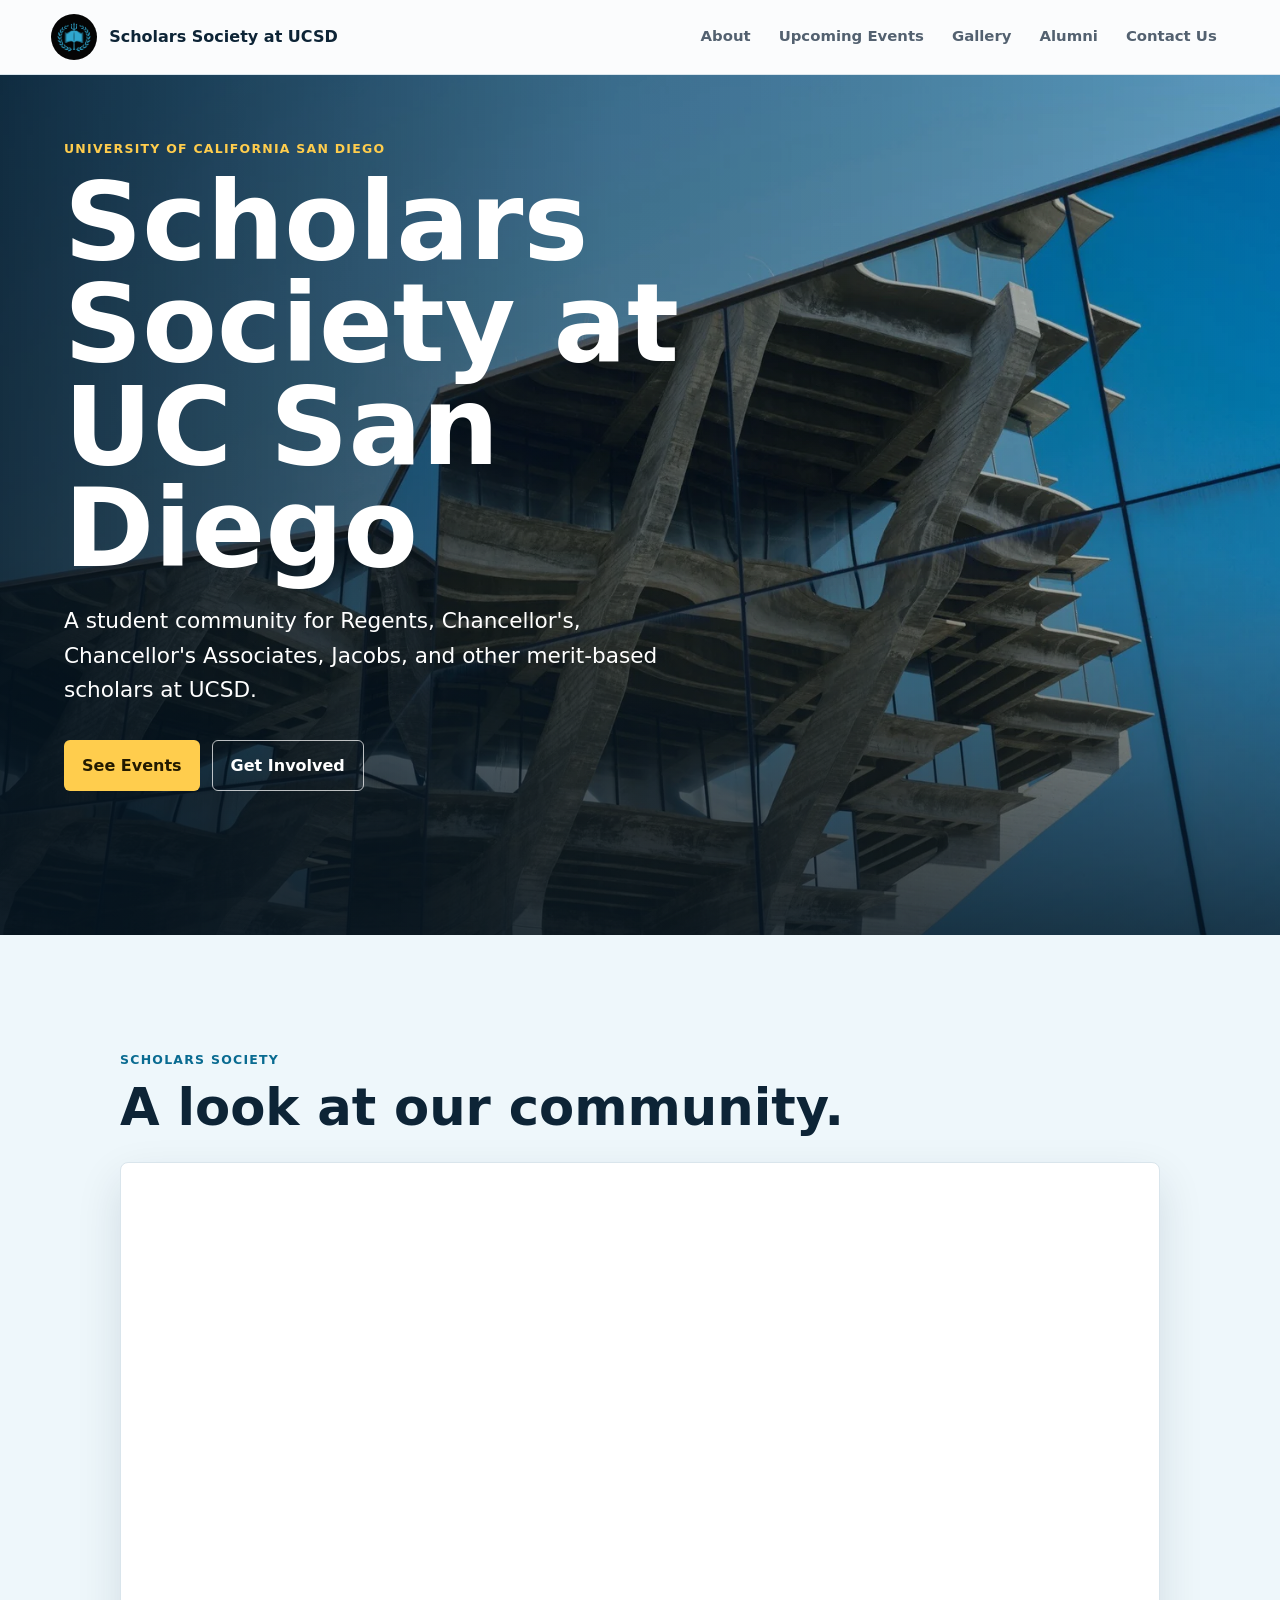
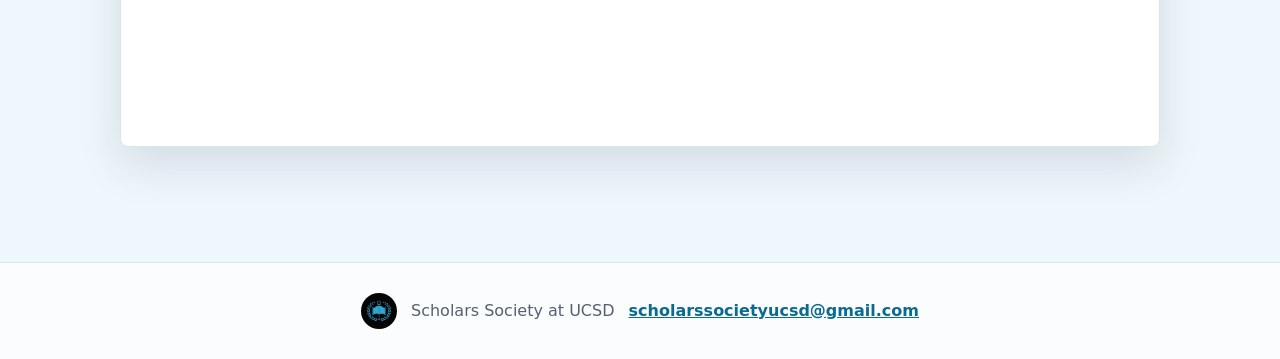
<file: index.html>
<!doctype html>
<html lang="en">
  <head>
    <meta charset="utf-8">
    <meta name="viewport" content="width=device-width, initial-scale=1">
    <meta name="description" content="Scholars Society at UCSD supports merit-based scholarship recipients through community, leadership, academic resources, and professional growth.">
    <title>Home | Scholars Society at UCSD</title>
    <link rel="stylesheet" href="styles.css">
  </head>
  <body>
    <header class="site-header">
      <a class="brand" href="index.html" aria-label="Scholars Society at UCSD home">
        <img src="assets/logo.webp" alt="" class="brand-mark">
        <span>Scholars Society at UCSD</span>
      </a>
      <button class="nav-toggle" type="button" aria-label="Open navigation" aria-expanded="false">
        <span></span>
        <span></span>
        <span></span>
      </button>
      <nav class="site-nav" aria-label="Primary navigation">
        <div class="nav-group">
          <a class="nav-parent" href="about.html">About</a>
          <div class="nav-menu" aria-label="About submenu">
            <a href="programs.html">Programs</a>
            <a href="meet-the-board.html">Meet the Board</a>
            <a href="get-involved.html">Get Involved</a>
          </div>
        </div>
        <a href="upcoming-events.html">Upcoming Events</a>
        <a href="gallery.html">Gallery</a>
        <a href="alumni.html">Alumni</a>
        <a href="contact-us.html">Contact Us</a>
      </nav>
    </header>

    <main class="home-main">
      <section class="hero" id="home">
        <img src="assets/hero.webp" alt="UC San Diego campus at sunset" class="hero-photo" fetchpriority="high">
        <div class="hero-copy">
          <p class="eyebrow">University of California San Diego</p>
          <h1>Scholars Society at UC San Diego</h1>
          <p>
            A student community for Regents, Chancellor's, Chancellor's Associates,
            Jacobs, and other merit-based scholars at UCSD.
          </p>
          <div class="hero-actions">
            <a class="button primary" href="upcoming-events.html">See Events</a>
            <a class="button secondary" href="get-involved.html">Get Involved</a>
          </div>
        </div>
      </section>

      <section class="section home-video-section" aria-labelledby="home-video-title">
        <div class="home-video-copy">
          <p class="eyebrow">Scholars Society</p>
          <h2 id="home-video-title">A look at our community.</h2>
        </div>
        <div class="home-video-frame">
          <iframe
            src="https://drive.google.com/file/d/1o4WP-IB77OTIgjfvDQbD4RxVryIx-qA1/preview"
            title="Scholars Society at UCSD video"
            allow="autoplay"
            allowfullscreen>
          </iframe>
        </div>
      </section>

    </main>

    <footer class="site-footer">
      <img src="assets/logo.webp" alt="" class="footer-mark">
      <p>Scholars Society at UCSD</p>
      <p><a href="mailto:scholarssocietyucsd@gmail.com">scholarssocietyucsd@gmail.com</a></p>
    </footer>

    <script src="script.js"></script>
  </body>
</html>
</file>
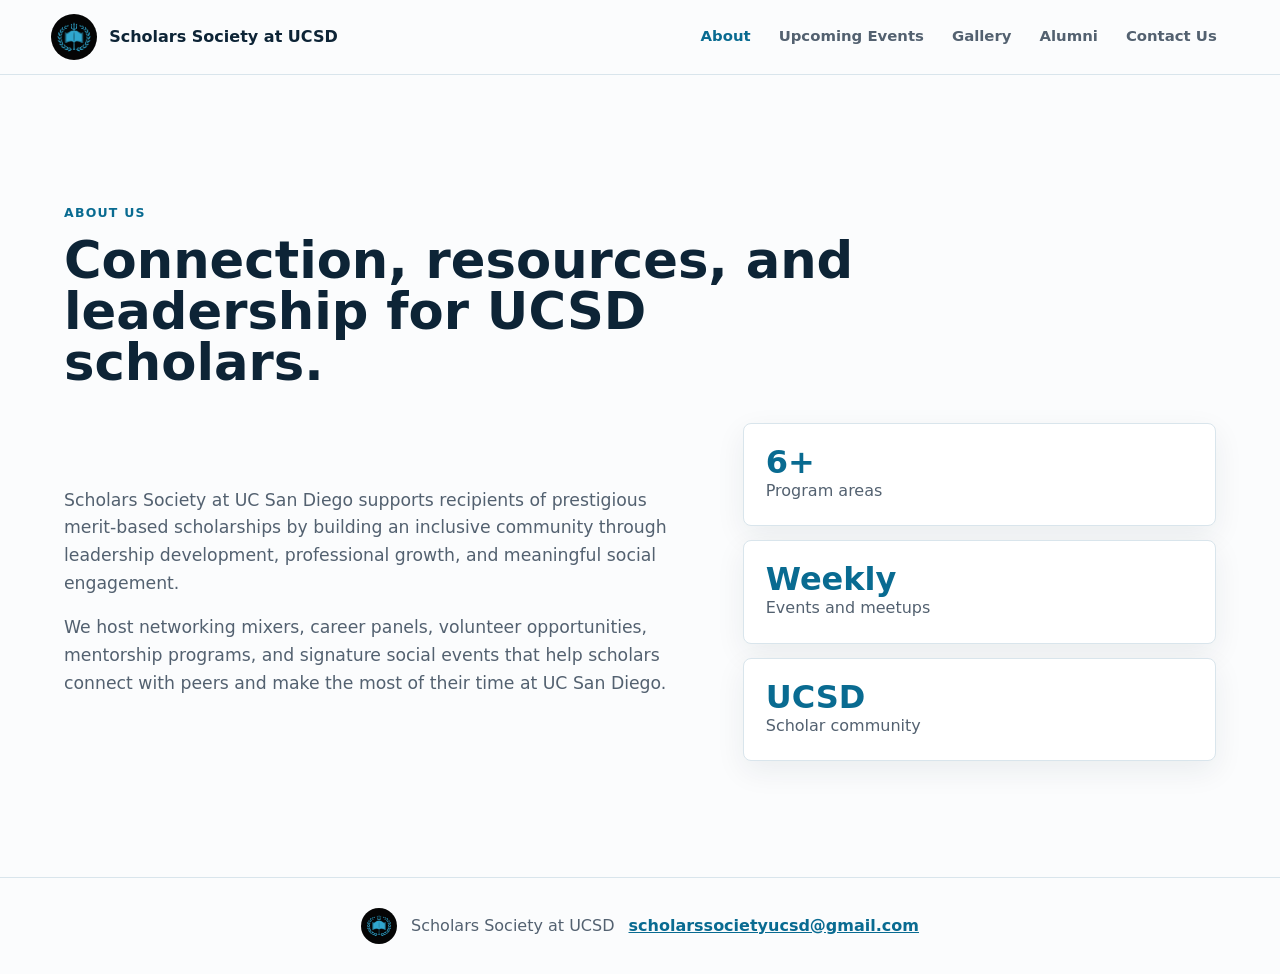
<file: about.html>
<!doctype html>
<html lang="en">
  <head>
    <meta charset="utf-8">
    <meta name="viewport" content="width=device-width, initial-scale=1">
    <meta name="description" content="Scholars Society at UCSD supports merit-based scholarship recipients through community, leadership, academic resources, and professional growth.">
    <title>About | Scholars Society at UCSD</title>
    <link rel="stylesheet" href="styles.css">
  </head>
  <body>
    <header class="site-header">
      <a class="brand" href="index.html" aria-label="Scholars Society at UCSD home">
        <img src="assets/logo.webp" alt="" class="brand-mark">
        <span>Scholars Society at UCSD</span>
      </a>
      <button class="nav-toggle" type="button" aria-label="Open navigation" aria-expanded="false">
        <span></span>
        <span></span>
        <span></span>
      </button>
      <nav class="site-nav" aria-label="Primary navigation">
        <div class="nav-group">
          <a class="nav-parent" href="about.html" aria-current="page">About</a>
          <div class="nav-menu" aria-label="About submenu">
            <a href="programs.html">Programs</a>
            <a href="meet-the-board.html">Meet the Board</a>
            <a href="get-involved.html">Get Involved</a>
          </div>
        </div>
        <a href="upcoming-events.html">Upcoming Events</a>
        <a href="gallery.html">Gallery</a>
        <a href="alumni.html">Alumni</a>
        <a href="contact-us.html">Contact Us</a>
      </nav>
    </header>

    <main class="page-main">
      <section class="section intro" id="about">
              <div class="section-heading">
                <p class="eyebrow">About Us</p>
                <h2>Connection, resources, and leadership for UCSD scholars.</h2>
              </div>
              <div class="intro-grid">
                <div class="intro-text">
                  <p>
                    Scholars Society at UC San Diego supports recipients of prestigious
                    merit-based scholarships by building an inclusive community through
                    leadership development, professional growth, and meaningful social
                    engagement.
                  </p>
                  <p>
                    We host networking mixers, career panels, volunteer opportunities,
                    mentorship programs, and signature social events that help scholars
                    connect with peers and make the most of their time at UC San Diego.
                  </p>
                </div>
                <div class="stat-strip" aria-label="Organization highlights">
                  <div>
                    <strong>6+</strong>
                    <span>Program areas</span>
                  </div>
                  <div>
                    <strong>Weekly</strong>
                    <span>Events and meetups</span>
                  </div>
                  <div>
                    <strong>UCSD</strong>
                    <span>Scholar community</span>
                  </div>
                </div>
              </div>
            </section>
    </main>

    <footer class="site-footer">
      <img src="assets/logo.webp" alt="" class="footer-mark">
      <p>Scholars Society at UCSD</p>
      <p><a href="mailto:scholarssocietyucsd@gmail.com">scholarssocietyucsd@gmail.com</a></p>
    </footer>

    <script src="script.js"></script>
  </body>
</html>
</file>
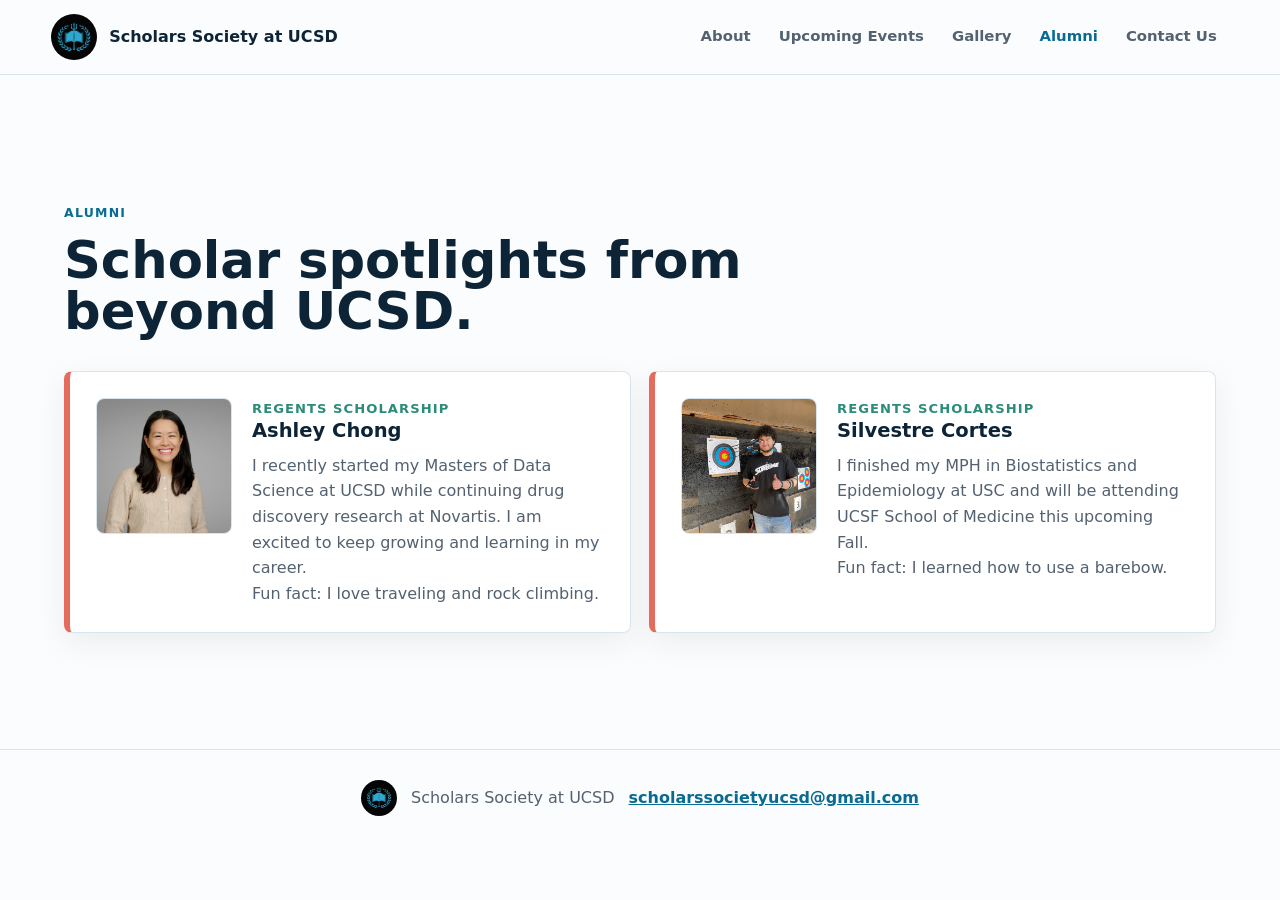
<file: alumni.html>
<!doctype html>
<html lang="en">
  <head>
    <meta charset="utf-8">
    <meta name="viewport" content="width=device-width, initial-scale=1">
    <meta name="description" content="Scholars Society at UCSD supports merit-based scholarship recipients through community, leadership, academic resources, and professional growth.">
    <title>Alumni | Scholars Society at UCSD</title>
    <link rel="stylesheet" href="styles.css">
  </head>
  <body>
    <header class="site-header">
      <a class="brand" href="index.html" aria-label="Scholars Society at UCSD home">
        <img src="assets/logo.webp" alt="" class="brand-mark">
        <span>Scholars Society at UCSD</span>
      </a>
      <button class="nav-toggle" type="button" aria-label="Open navigation" aria-expanded="false">
        <span></span>
        <span></span>
        <span></span>
      </button>
      <nav class="site-nav" aria-label="Primary navigation">
        <div class="nav-group">
          <a class="nav-parent" href="about.html">About</a>
          <div class="nav-menu" aria-label="About submenu">
            <a href="programs.html">Programs</a>
            <a href="meet-the-board.html">Meet the Board</a>
            <a href="get-involved.html">Get Involved</a>
          </div>
        </div>
        <a href="upcoming-events.html">Upcoming Events</a>
        <a href="gallery.html">Gallery</a>
        <a href="alumni.html" aria-current="page">Alumni</a>
        <a href="contact-us.html">Contact Us</a>
      </nav>
    </header>

    <main class="page-main">
      <section class="section alumni" id="alumni">
                    <div class="section-heading">
                      <p class="eyebrow">Alumni</p>
                      <h2>Scholar spotlights from beyond UCSD.</h2>
                    </div>
                    <div class="alumni-grid">
                      <article>
                        <img class="alumni-photo" src="assets/alumni/ashley-chong.png" alt="Ashley Chong">
                        <div>
                          <p class="scholarship">Regents Scholarship</p>
                          <h3>Ashley Chong</h3>
                          <p>I recently started my Masters of Data Science at UCSD while continuing drug discovery research at Novartis. I am excited to keep growing and learning in my career.</p>
                          <span>Fun fact: I love traveling and rock climbing.</span>
                        </div>
                      </article>
                      <article>
                        <img class="alumni-photo" src="assets/alumni/silvestre-cortes.png" alt="Silvestre Cortes">
                        <div>
                          <p class="scholarship">Regents Scholarship</p>
                          <h3>Silvestre Cortes</h3>
                          <p>I finished my MPH in Biostatistics and Epidemiology at USC and will be attending UCSF School of Medicine this upcoming Fall.</p>
                          <span>Fun fact: I learned how to use a barebow.</span>
                        </div>
                      </article>
                    </div>
                  </section>
    </main>

    <footer class="site-footer">
      <img src="assets/logo.webp" alt="" class="footer-mark">
      <p>Scholars Society at UCSD</p>
      <p><a href="mailto:scholarssocietyucsd@gmail.com">scholarssocietyucsd@gmail.com</a></p>
    </footer>

    <script src="script.js"></script>
  </body>
</html>
</file>
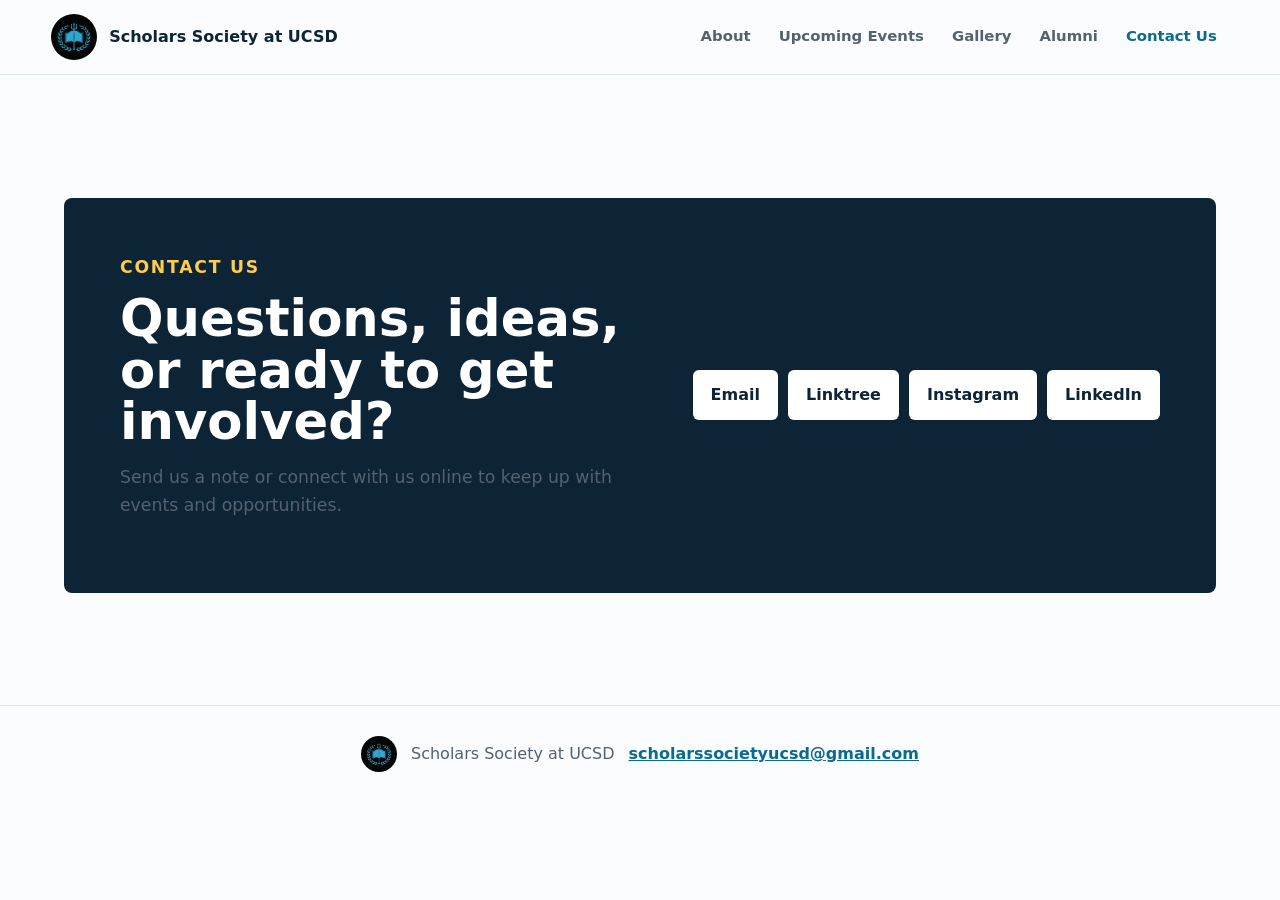
<file: contact-us.html>
<!doctype html>
<html lang="en">
  <head>
    <meta charset="utf-8">
    <meta name="viewport" content="width=device-width, initial-scale=1">
    <meta name="description" content="Scholars Society at UCSD supports merit-based scholarship recipients through community, leadership, academic resources, and professional growth.">
    <title>Contact Us | Scholars Society at UCSD</title>
    <link rel="stylesheet" href="styles.css">
  </head>
  <body>
    <header class="site-header">
      <a class="brand" href="index.html" aria-label="Scholars Society at UCSD home">
        <img src="assets/logo.webp" alt="" class="brand-mark">
        <span>Scholars Society at UCSD</span>
      </a>
      <button class="nav-toggle" type="button" aria-label="Open navigation" aria-expanded="false">
        <span></span>
        <span></span>
        <span></span>
      </button>
      <nav class="site-nav" aria-label="Primary navigation">
        <div class="nav-group">
          <a class="nav-parent" href="about.html">About</a>
          <div class="nav-menu" aria-label="About submenu">
            <a href="programs.html">Programs</a>
            <a href="meet-the-board.html">Meet the Board</a>
            <a href="get-involved.html">Get Involved</a>
          </div>
        </div>
        <a href="upcoming-events.html">Upcoming Events</a>
        <a href="gallery.html">Gallery</a>
        <a href="alumni.html">Alumni</a>
        <a href="contact-us.html" aria-current="page">Contact Us</a>
      </nav>
    </header>

    <main class="page-main contact-page">
      <section class="contact-band" id="contact">
                    <div>
                      <p class="eyebrow">Contact Us</p>
                      <h2>Questions, ideas, or ready to get involved?</h2>
                      <p>Send us a note or connect with us online to keep up with events and opportunities.</p>
                    </div>
                    <div class="contact-actions" aria-label="Contact links">
                      <a href="mailto:scholarssocietyucsd@gmail.com">Email</a>
                      <a href="https://linktr.ee/scholarssocietyatucsd?utm_source=ig&amp;utm_medium=social&amp;utm_content=link_in_bio&amp;fbclid=PAdGRleARwPpZleHRuA2FlbQIxMQBzcnRjBmFwcF9pZA8xMjQwMjQ1NzQyODc0MTQAAae7ksuBofZ1nVcClSe-vgqvJLSJOFi5TlX4OSssqvob-TBSbraO1ri7DNe_MA_aem_TryqWu82oxT1xfxGSzv1mg" target="_blank" rel="noreferrer">Linktree</a>
                      <a href="https://www.instagram.com/scholarssocietyatucsd" target="_blank" rel="noreferrer">Instagram</a>
                      <a href="https://www.linkedin.com/groups/13141260/" target="_blank" rel="noreferrer">LinkedIn</a>
                    </div>
                  </section>
    </main>

    <footer class="site-footer">
      <img src="assets/logo.webp" alt="" class="footer-mark">
      <p>Scholars Society at UCSD</p>
      <p><a href="mailto:scholarssocietyucsd@gmail.com">scholarssocietyucsd@gmail.com</a></p>
    </footer>

    <script src="script.js"></script>
  </body>
</html>
</file>
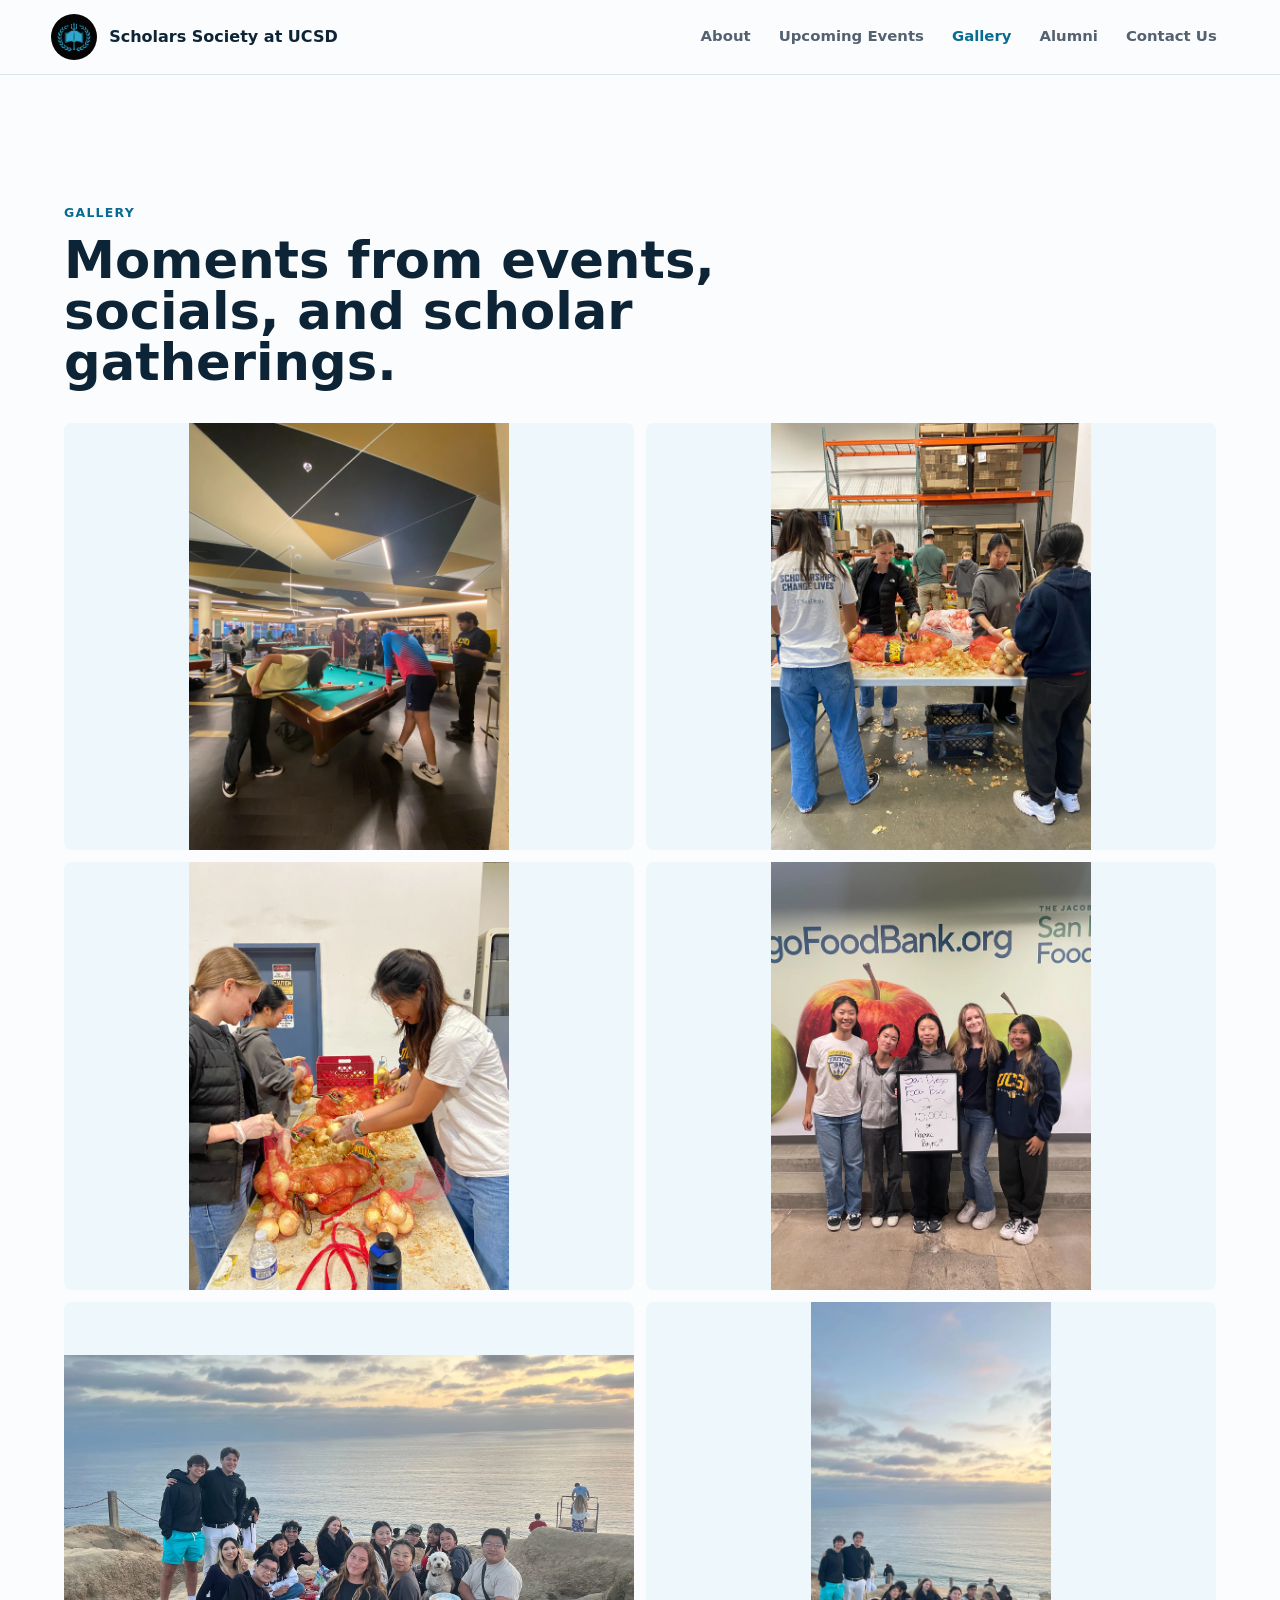
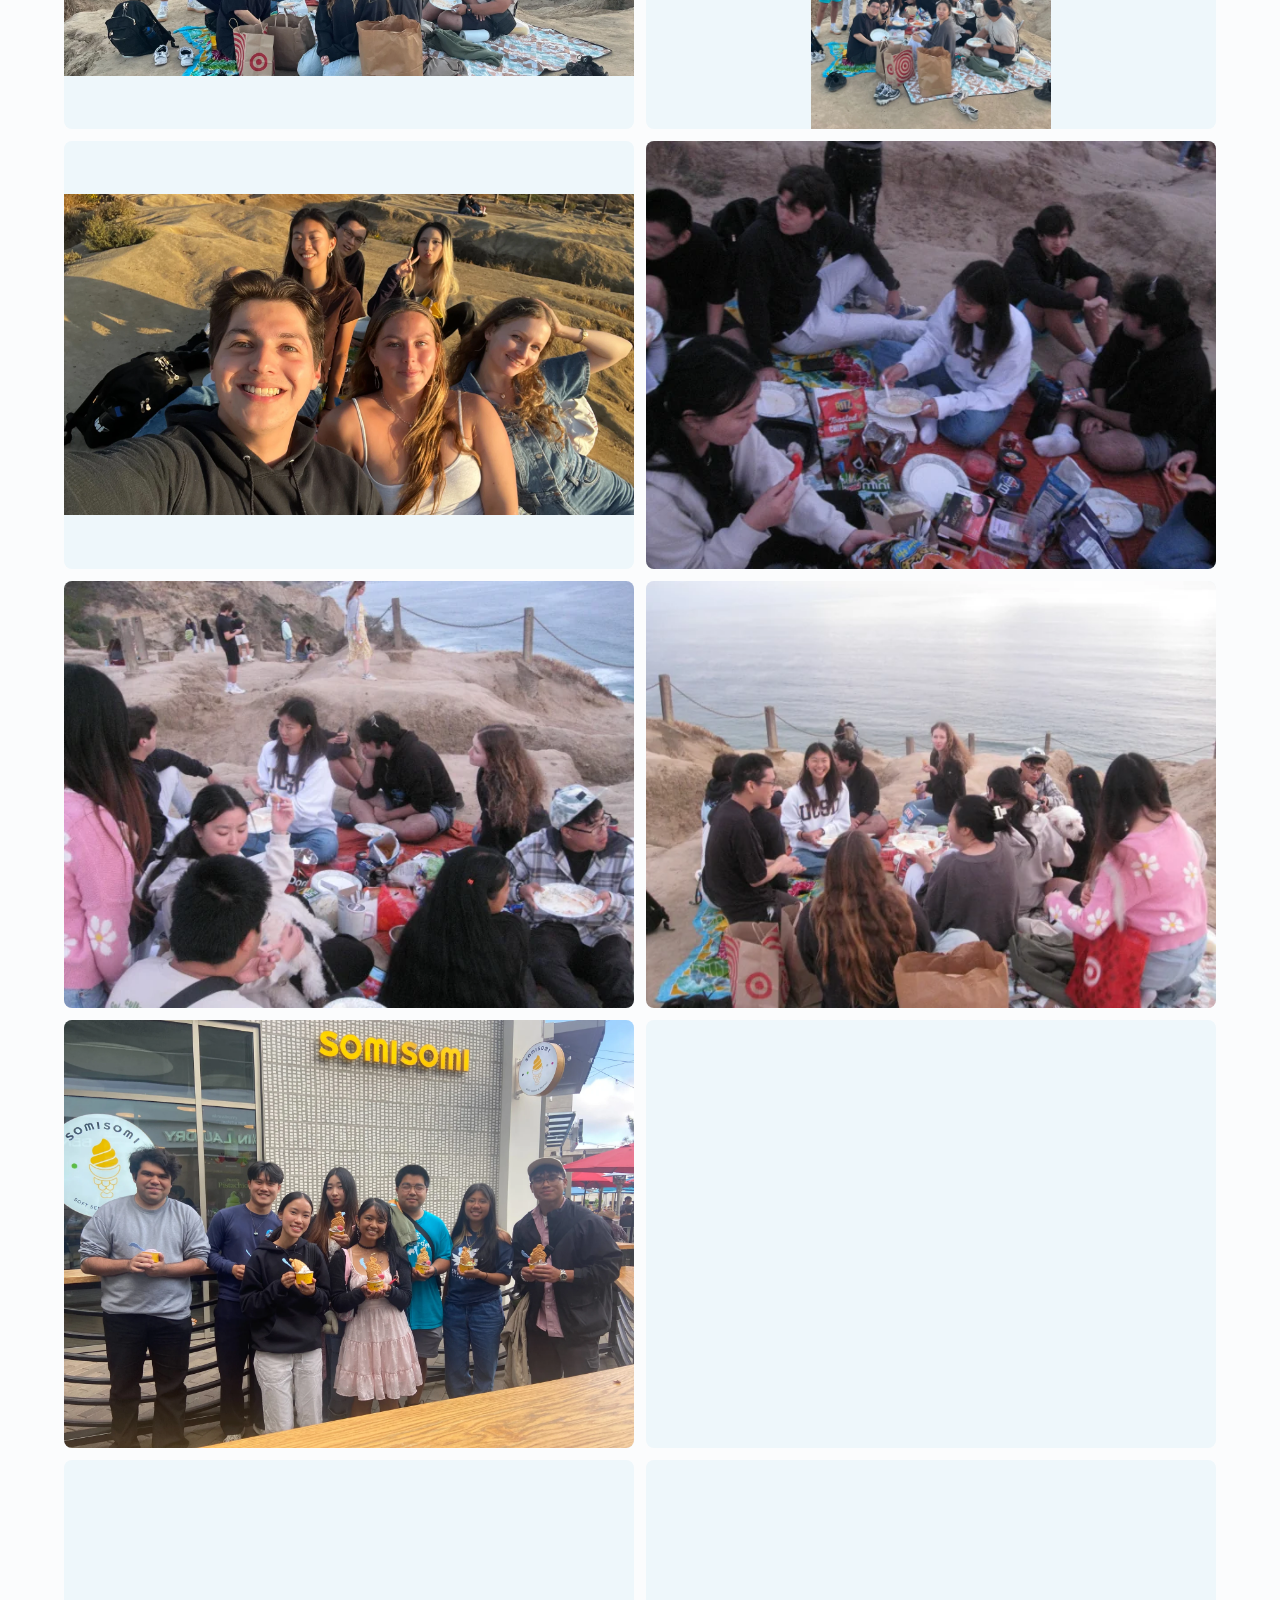
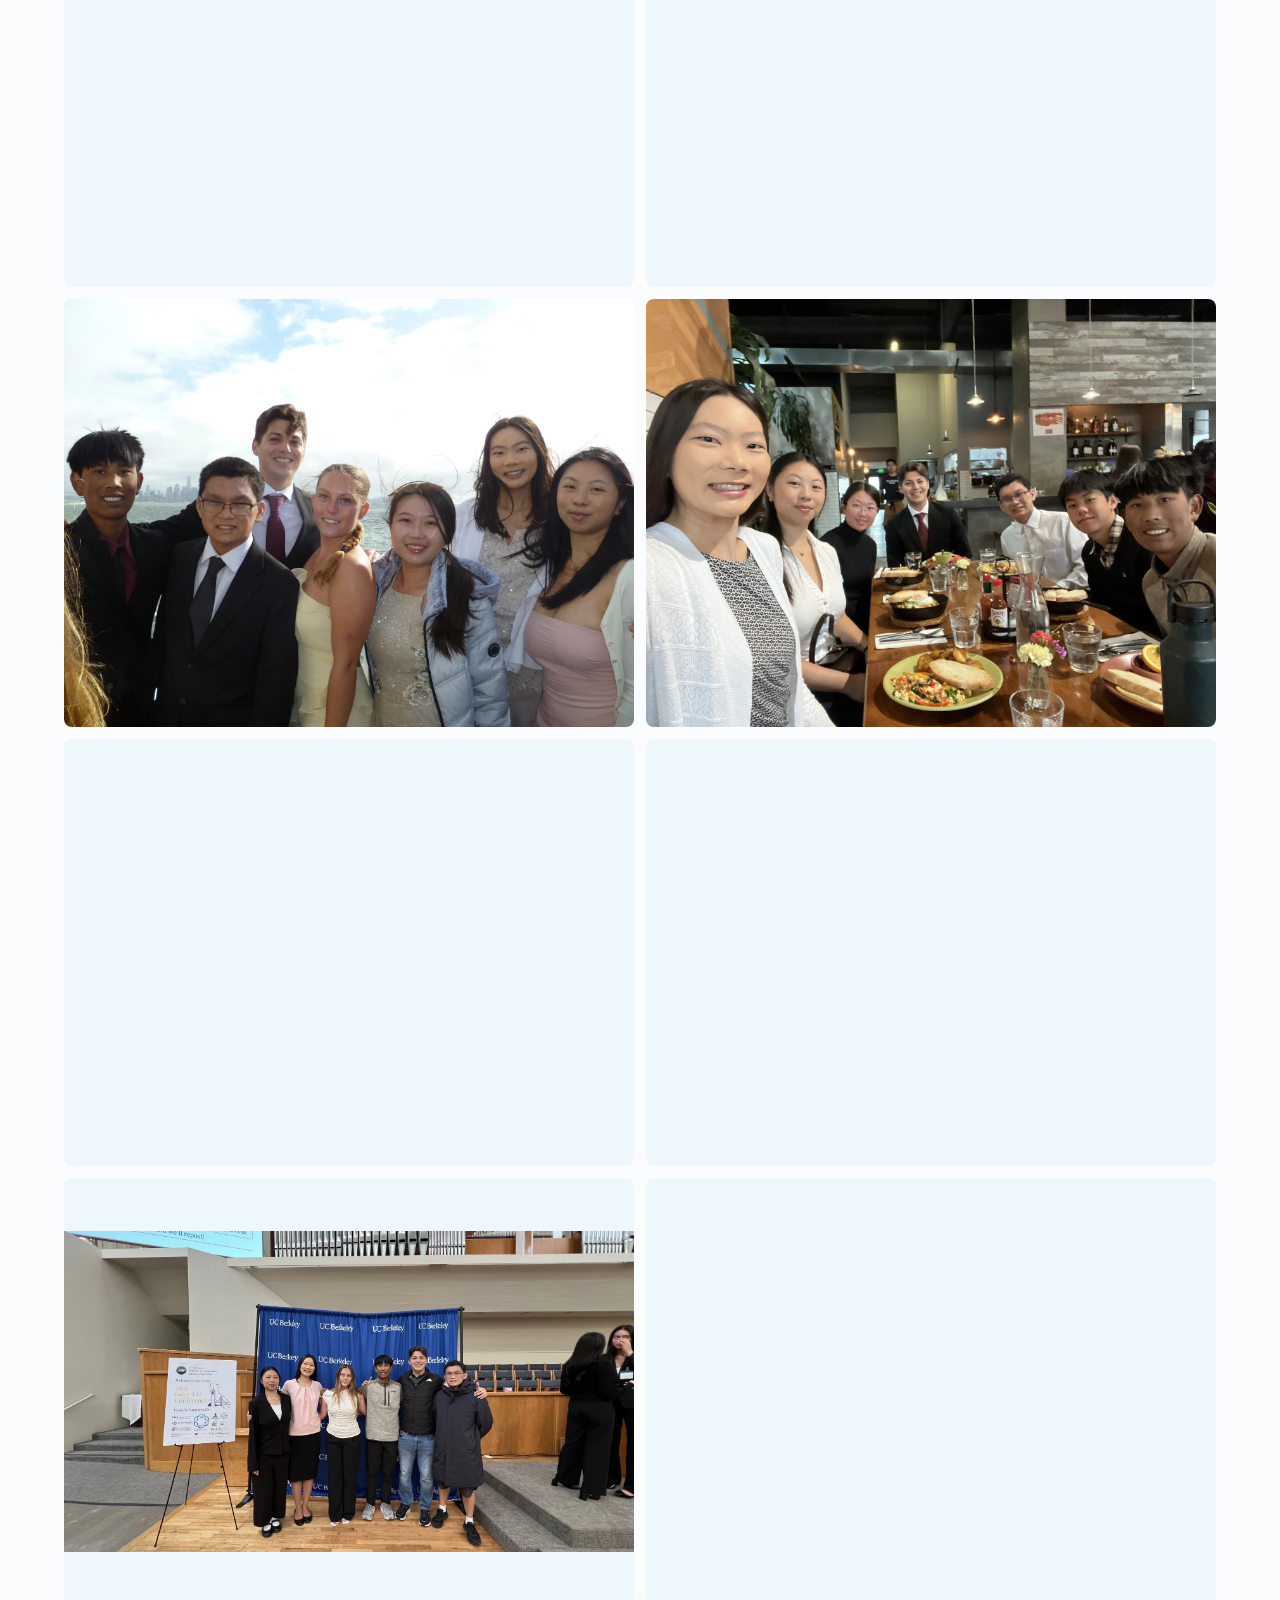
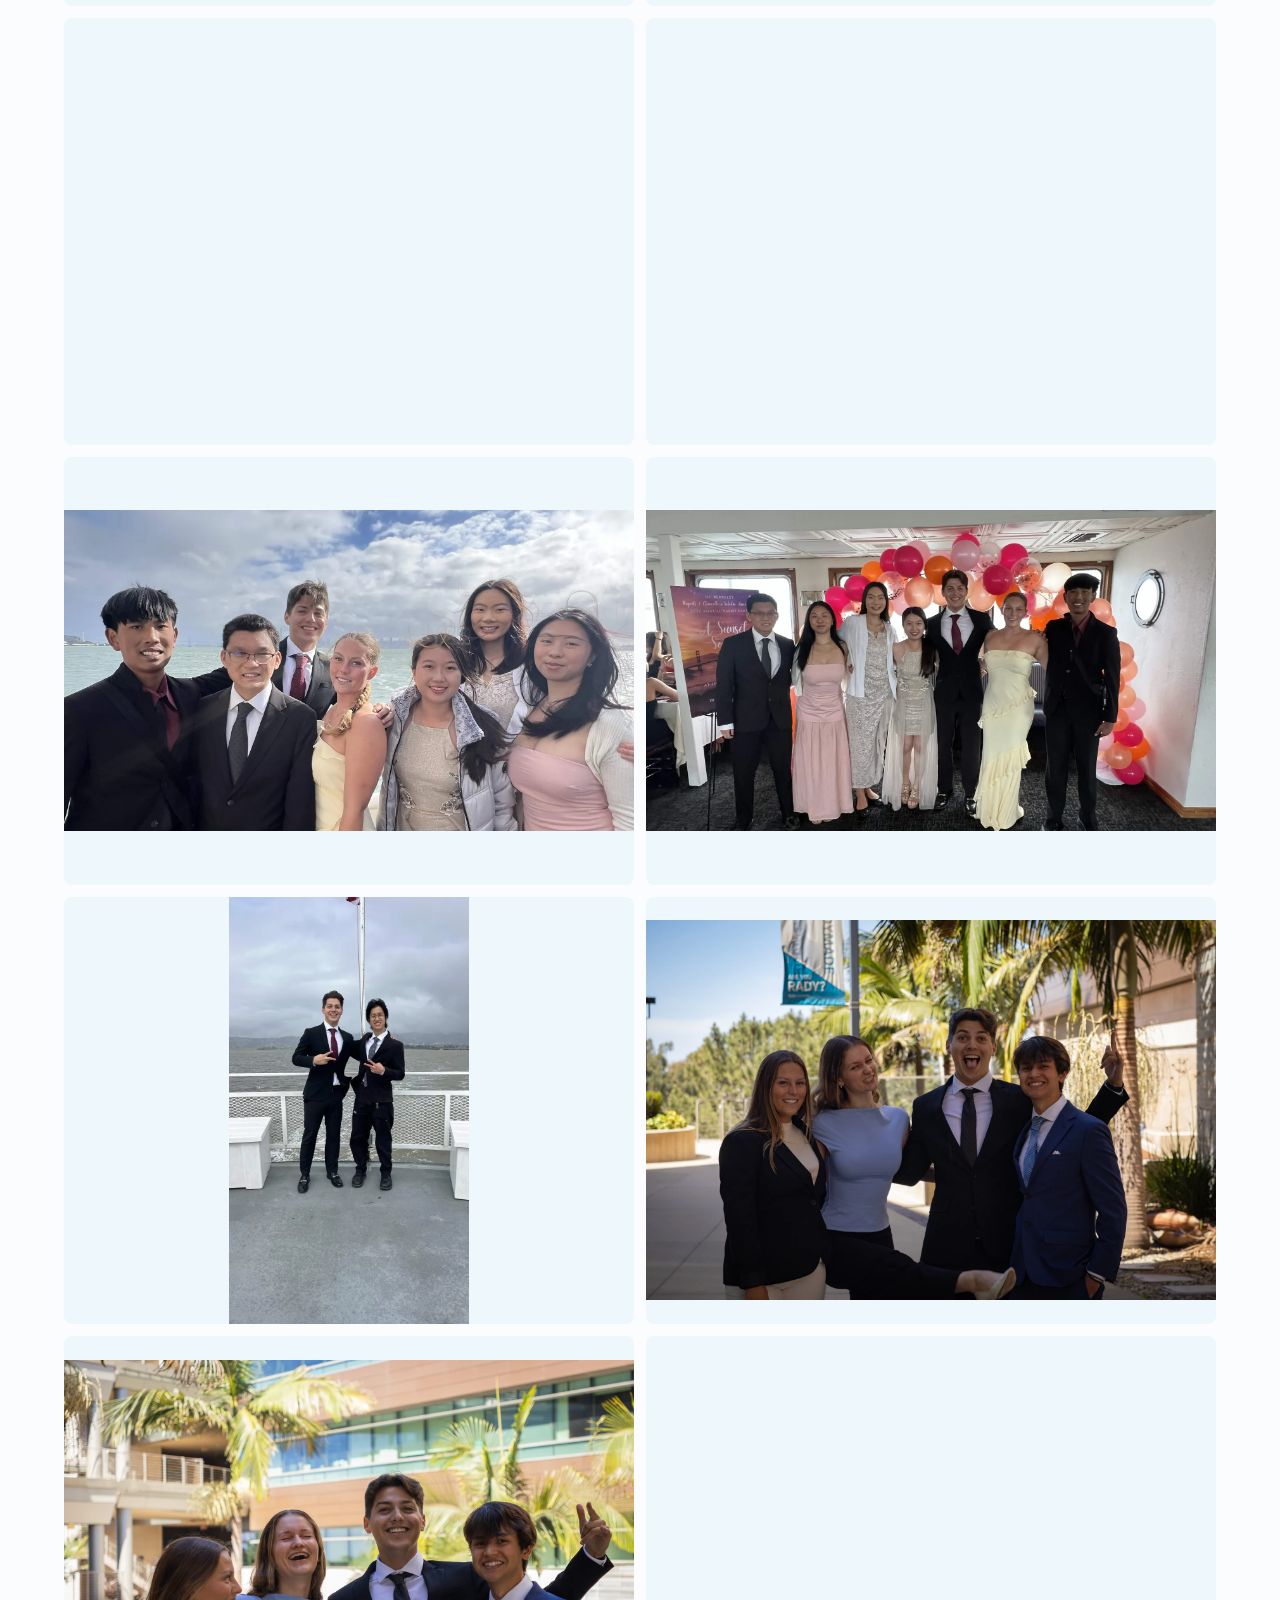
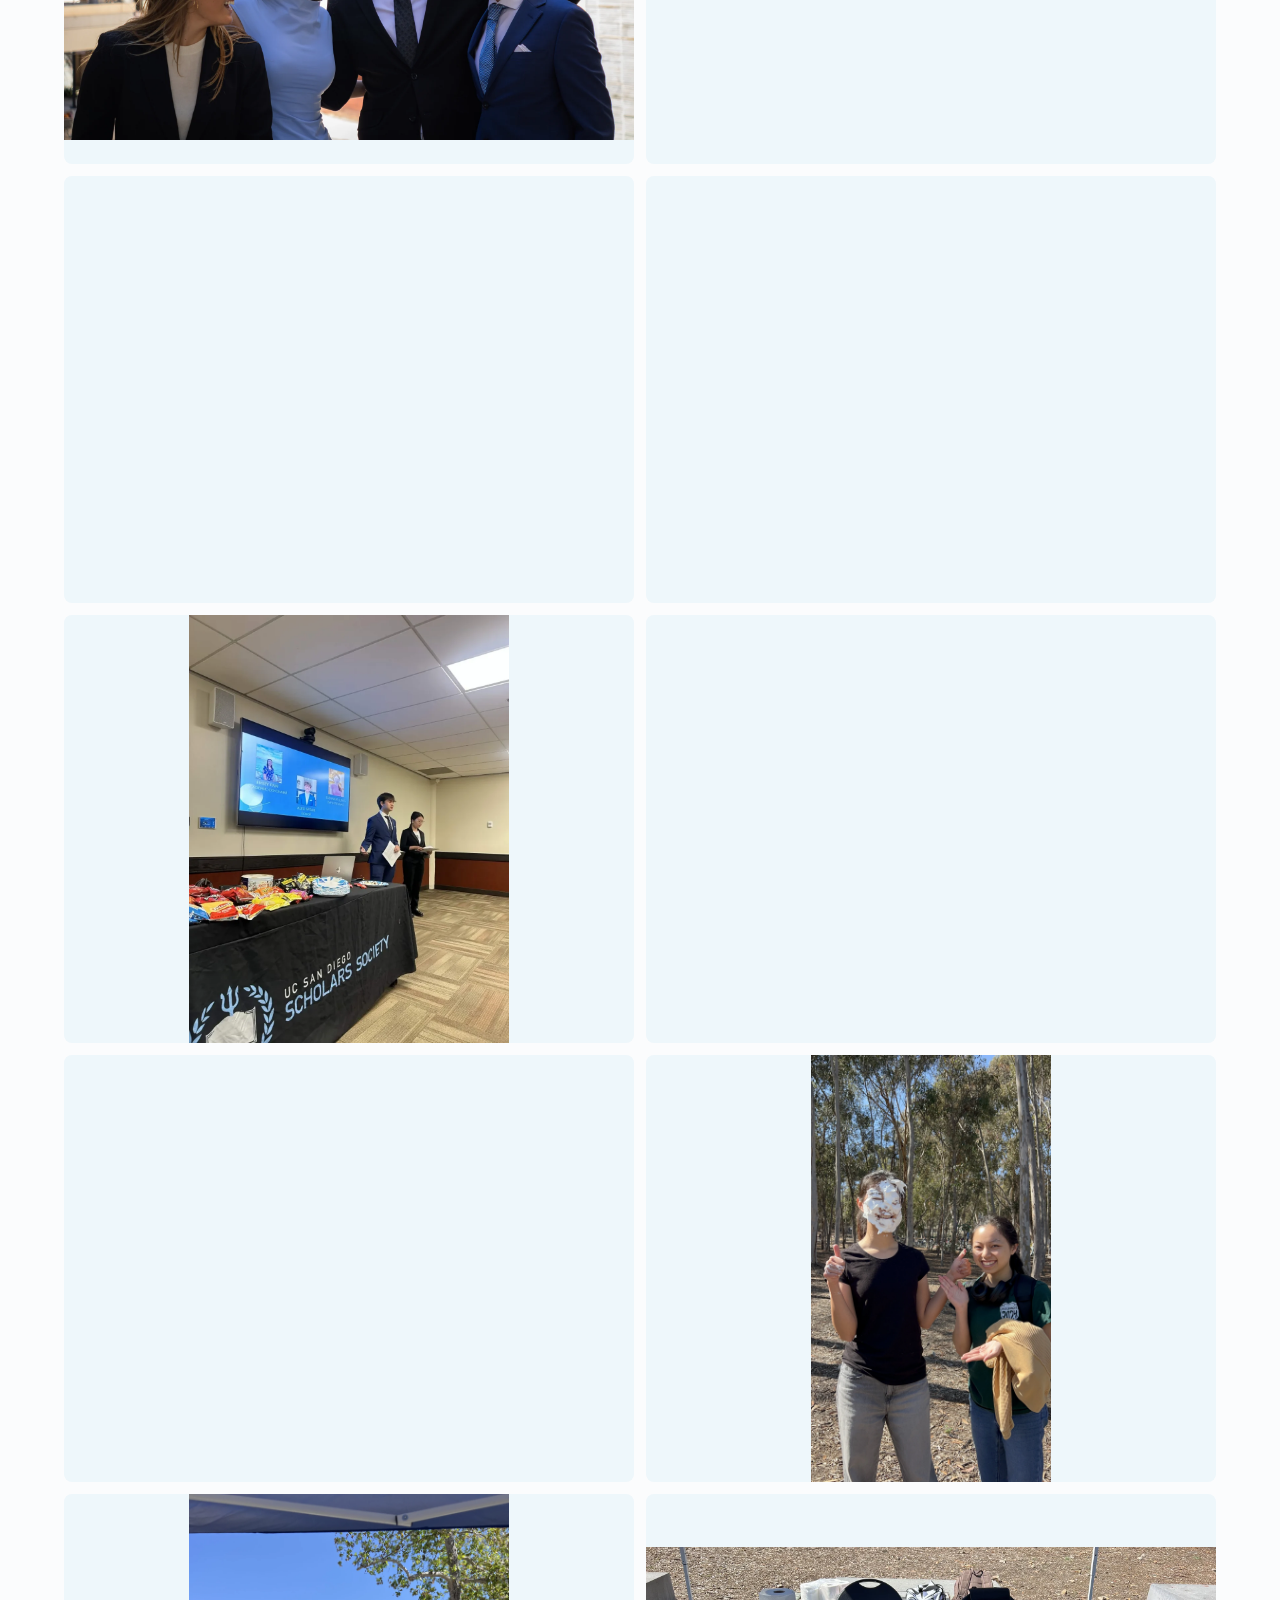
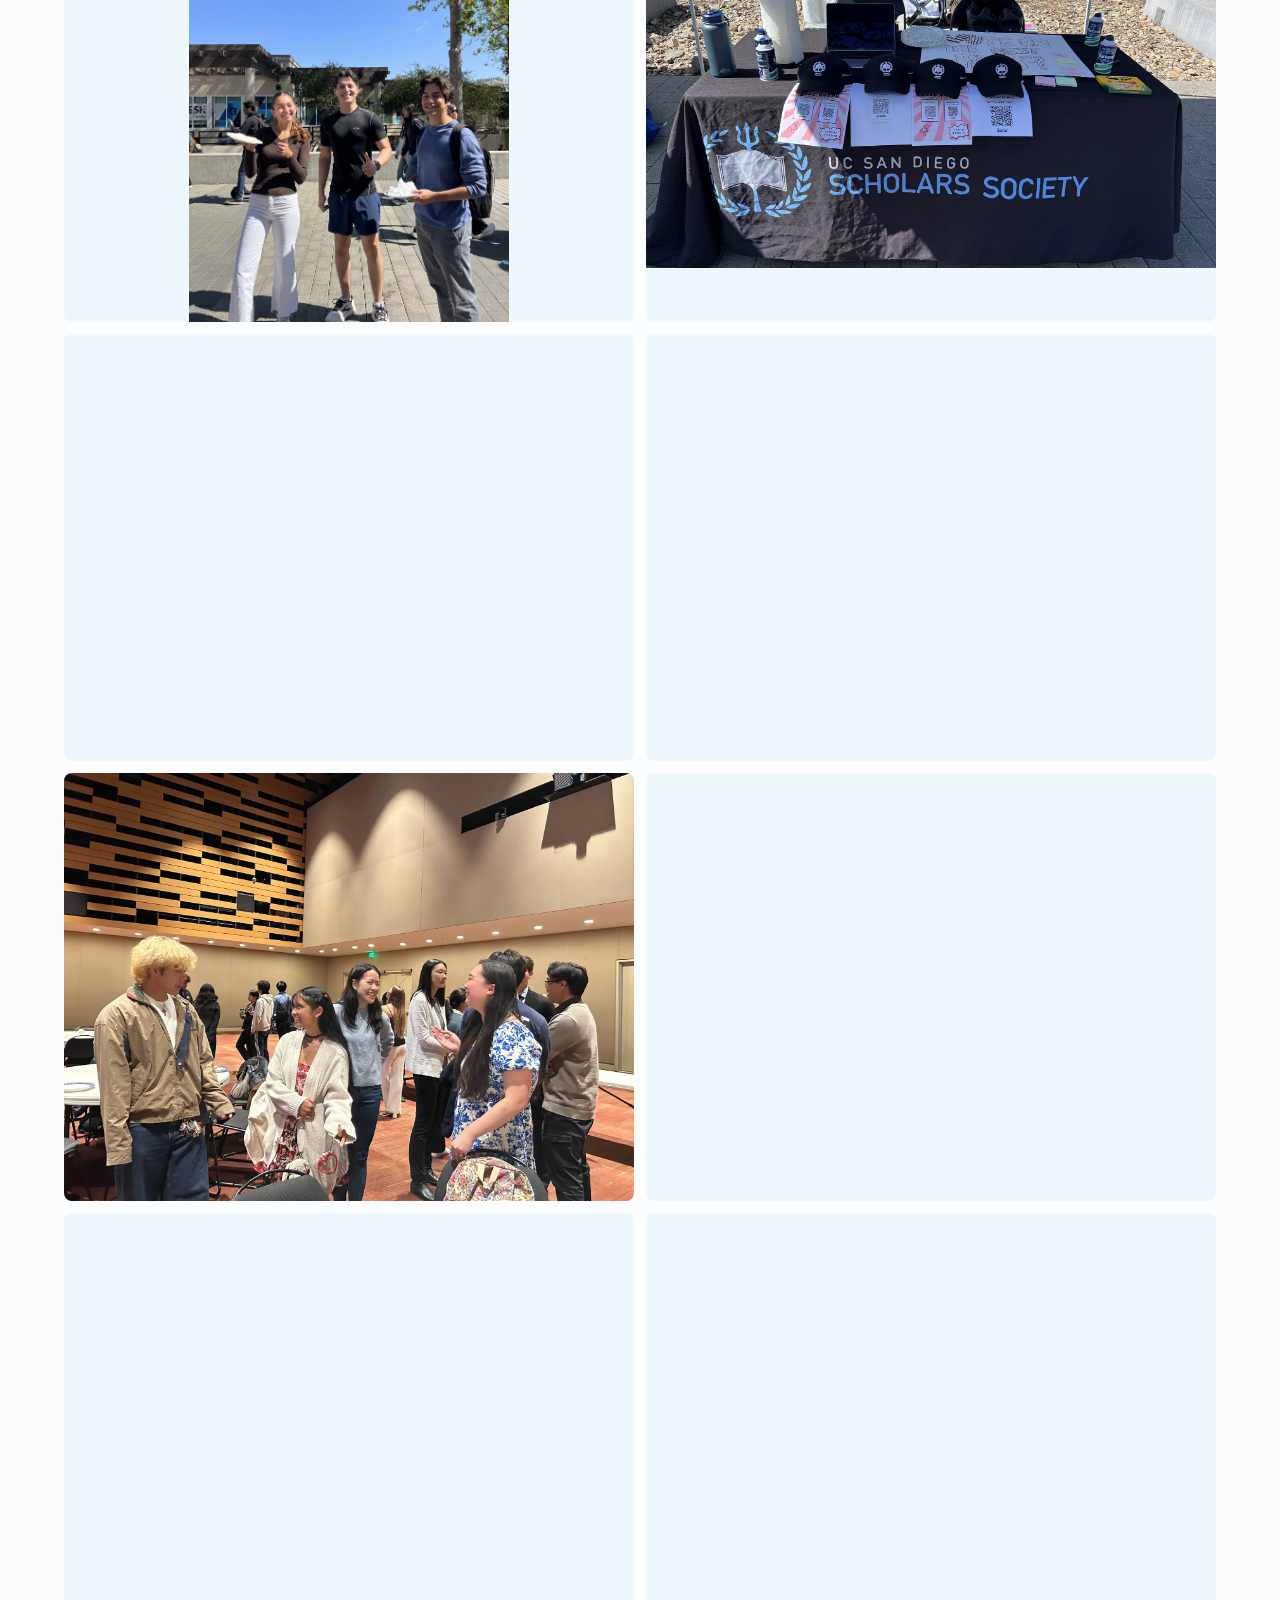
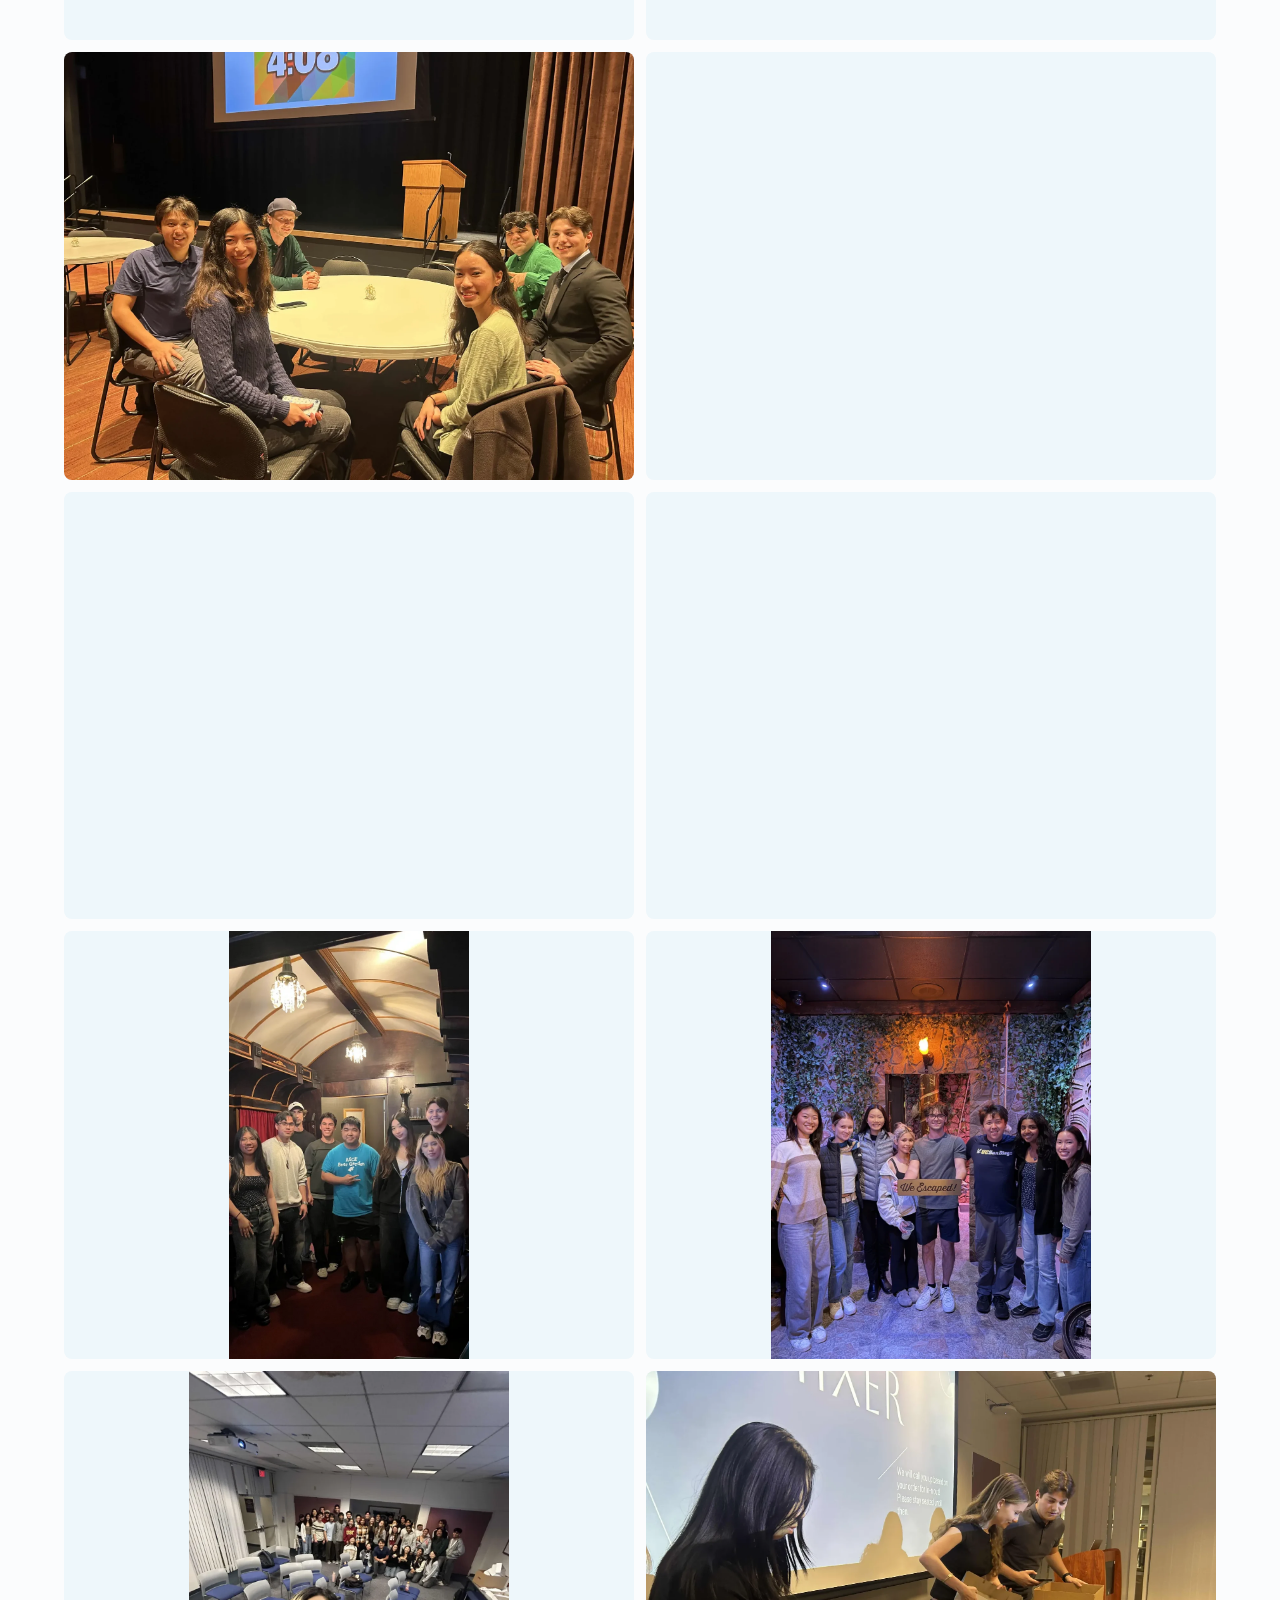
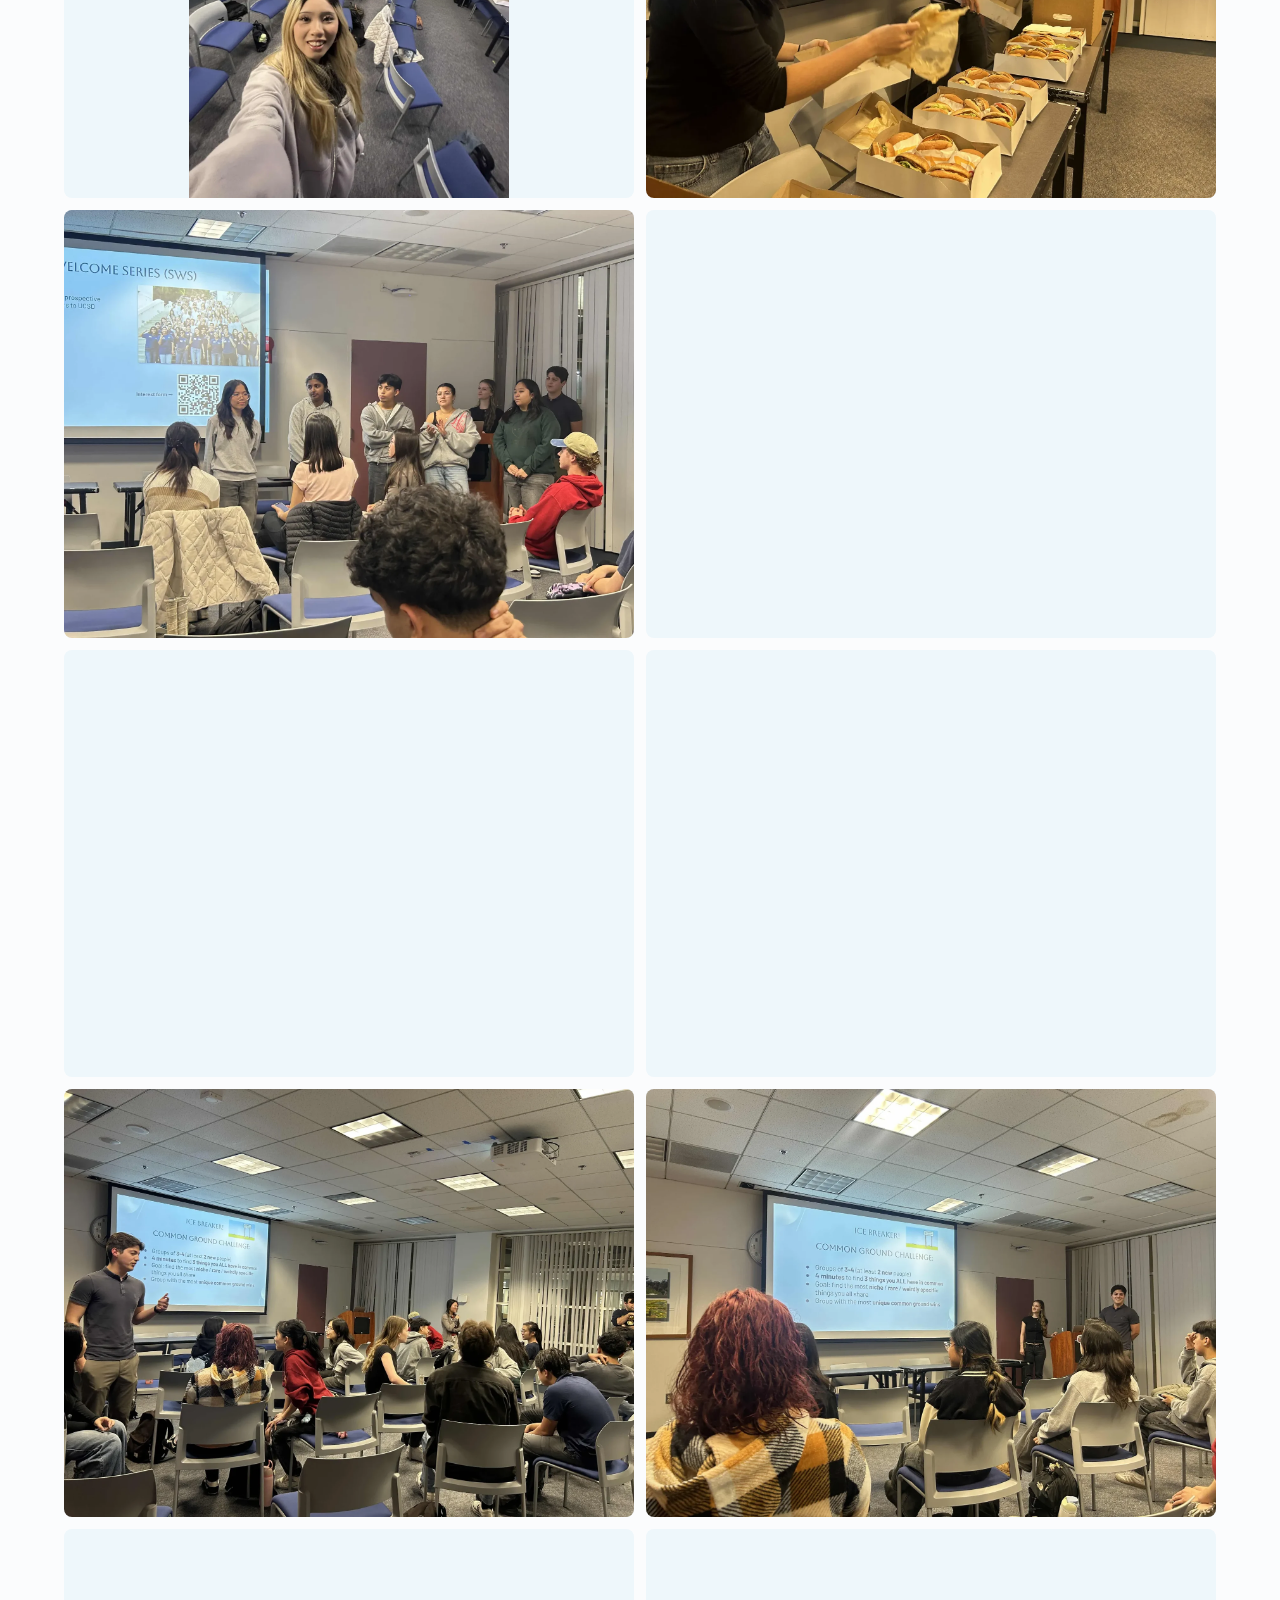
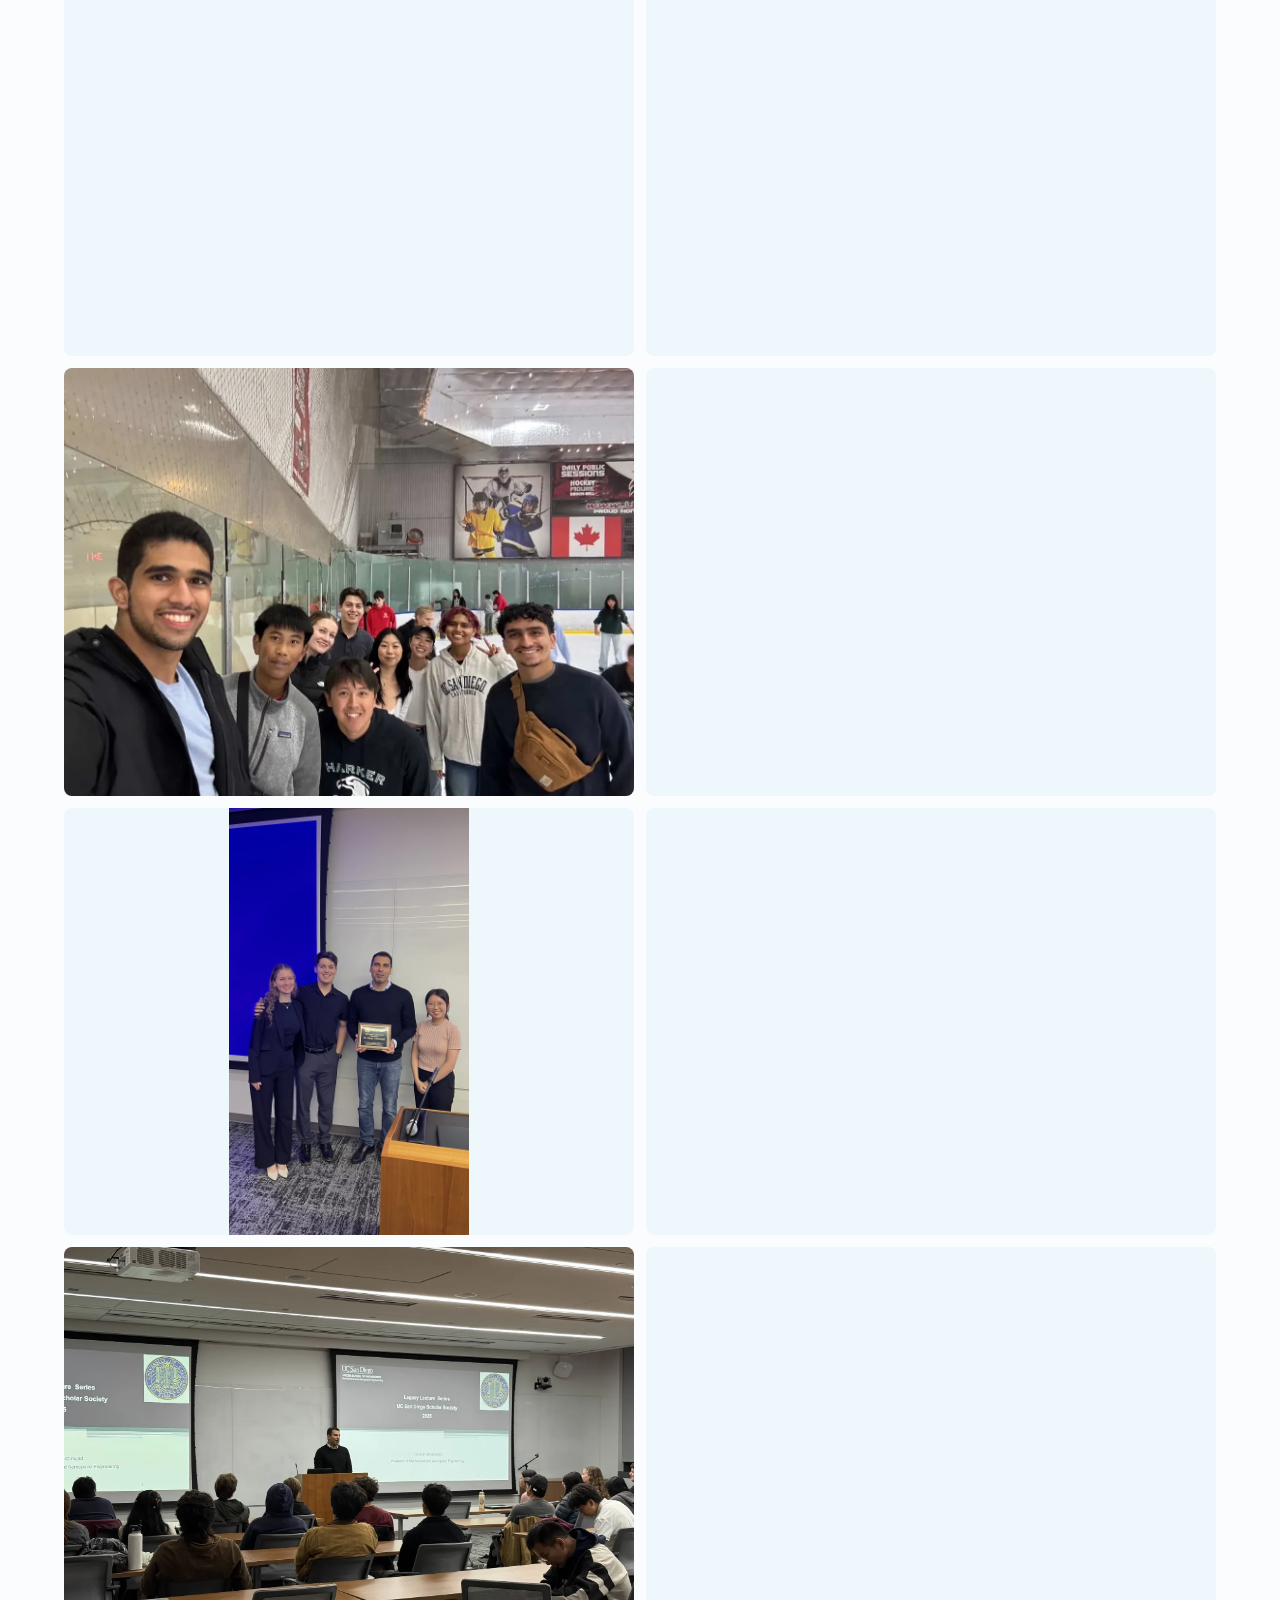
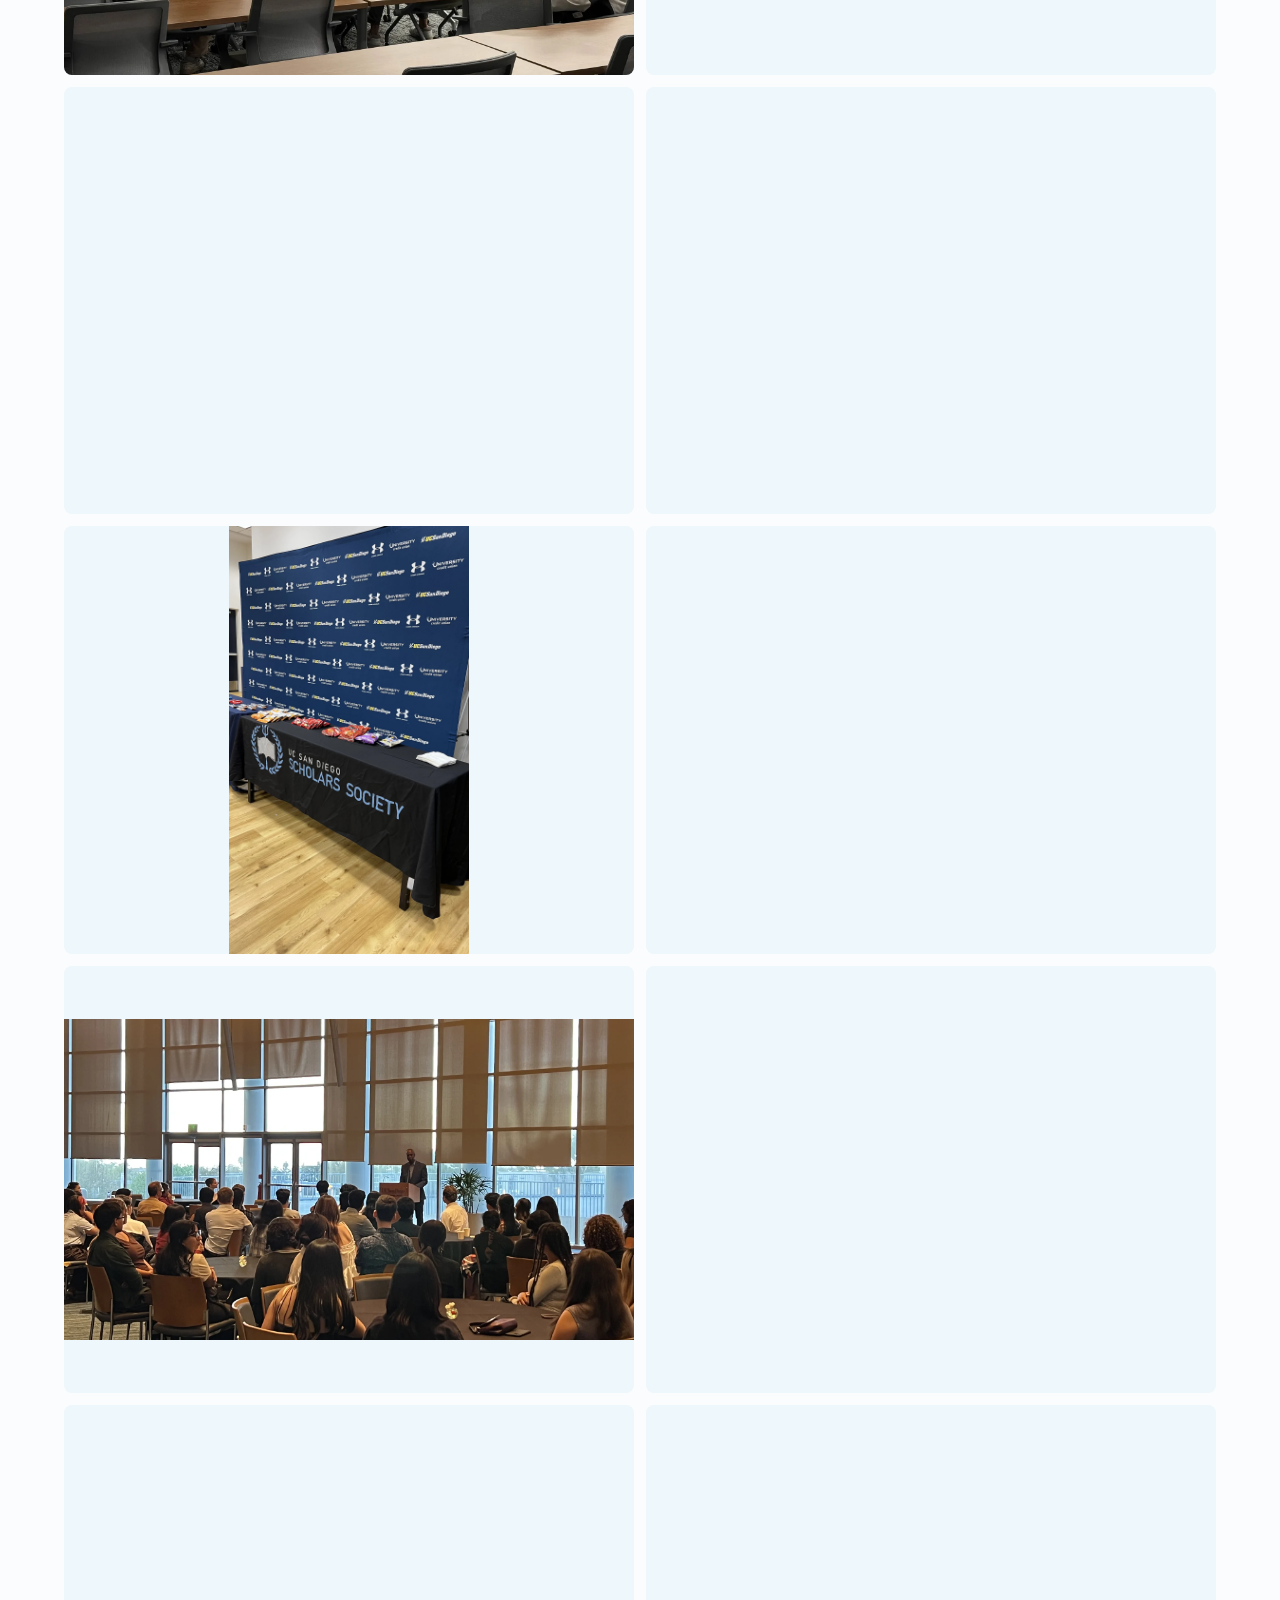
<file: gallery.html>
<!doctype html>
<html lang="en">
  <head>
    <meta charset="utf-8">
    <meta name="viewport" content="width=device-width, initial-scale=1">
    <meta name="description" content="Scholars Society at UCSD supports merit-based scholarship recipients through community, leadership, academic resources, and professional growth.">
    <title>Gallery | Scholars Society at UCSD</title>
    <link rel="stylesheet" href="styles.css?v=037023e87a38">
  </head>
  <body>
    <header class="site-header">
      <a class="brand" href="index.html" aria-label="Scholars Society at UCSD home">
        <img src="assets/logo.webp" alt="" class="brand-mark">
        <span>Scholars Society at UCSD</span>
      </a>
      <button class="nav-toggle" type="button" aria-label="Open navigation" aria-expanded="false">
        <span></span>
        <span></span>
        <span></span>
      </button>
      <nav class="site-nav" aria-label="Primary navigation">
        <div class="nav-group">
          <a class="nav-parent" href="about.html">About</a>
          <div class="nav-menu" aria-label="About submenu">
            <a href="programs.html">Programs</a>
            <a href="meet-the-board.html">Meet the Board</a>
            <a href="get-involved.html">Get Involved</a>
          </div>
        </div>
        <a href="upcoming-events.html">Upcoming Events</a>
        <a href="gallery.html" aria-current="page">Gallery</a>
        <a href="alumni.html">Alumni</a>
        <a href="contact-us.html">Contact Us</a>
      </nav>
    </header>

    <main class="page-main">
      <section class="section gallery-section" id="gallery">
        <div class="section-heading">
          <p class="eyebrow">Gallery</p>
          <h2>Moments from events, socials, and scholar gatherings.</h2>
        </div>
        <div class="gallery-grid">
          <img src="assets/gallery/events/2026-06-03-mentor-mentee-end-of-year-celebration/img_7555.webp" alt="Mentor-Mentee End-of-Year Celebration, photo 1" width="1350" height="1800" loading="eager" decoding="async">
          <img src="assets/gallery/events/2026-05-28-sd-food-bank-volunteer-event/img_7529.webp" alt="SD Food Bank Volunteer Event, photo 1" width="1350" height="1800" loading="lazy" decoding="async">
          <img src="assets/gallery/events/2026-05-28-sd-food-bank-volunteer-event/img_7527.webp" alt="SD Food Bank Volunteer Event, photo 3" width="1350" height="1800" loading="lazy" decoding="async">
          <img src="assets/gallery/events/2026-05-28-sd-food-bank-volunteer-event/img_6050.webp" alt="SD Food Bank Volunteer Event, photo 14" width="1350" height="1800" loading="lazy" decoding="async">
          <img src="assets/gallery/events/2026-05-14-gliderport-picnic/img_3573.webp" alt="Gliderport Picnic, photo 1" width="1800" height="1013" loading="lazy" decoding="async">
          <img src="assets/gallery/events/2026-05-14-gliderport-picnic/img_3568.webp" alt="Gliderport Picnic, photo 2" width="1012" height="1800" loading="lazy" decoding="async">
          <img src="assets/gallery/events/2026-05-14-gliderport-picnic/img_3544.webp" alt="Gliderport Picnic, photo 3" width="1800" height="1013" loading="lazy" decoding="async">
          <img src="assets/gallery/events/2026-05-14-gliderport-picnic/img_0374.webp" alt="Gliderport Picnic, photo 4" width="640" height="480" loading="lazy" decoding="async">
          <img src="assets/gallery/events/2026-05-14-gliderport-picnic/img_0370.webp" alt="Gliderport Picnic, photo 5" width="640" height="480" loading="lazy" decoding="async">
          <img src="assets/gallery/events/2026-05-14-gliderport-picnic/img_0369.webp" alt="Gliderport Picnic, photo 6" width="640" height="480" loading="lazy" decoding="async">
          <img src="assets/gallery/events/2026-05-08-somisomi-fundraiser/img_7413.webp" alt="SomiSomi Fundraiser, photo 1" width="1800" height="1350" loading="lazy" decoding="async">
          <img src="assets/gallery/events/2026-04-10-scholars-welcome-series/img_7657.webp" alt="Scholars Welcome Series, photo 1" width="1800" height="1351" loading="lazy" decoding="async">
          <img src="assets/gallery/events/2026-04-10-scholars-welcome-series/img_7656.webp" alt="Scholars Welcome Series, photo 2" width="1800" height="1351" loading="lazy" decoding="async">
          <img src="assets/gallery/events/2026-04-10-scholars-welcome-series/20250411_154756.webp" alt="Scholars Welcome Series, photo 3" width="481" height="640" loading="lazy" decoding="async">
          <img src="assets/gallery/events/2026-04-08-inter-uc/p1020438.webp" alt="Inter-UC, photo 1" width="1800" height="1350" loading="lazy" decoding="async">
          <img src="assets/gallery/events/2026-04-08-inter-uc/img_0133.webp" alt="Inter-UC, photo 2" width="1800" height="1350" loading="lazy" decoding="async">
          <img src="assets/gallery/events/2026-04-08-inter-uc/img_0356.webp" alt="Inter-UC, photo 3" width="1800" height="1013" loading="lazy" decoding="async">
          <img src="assets/gallery/events/2026-04-08-inter-uc/img_3081.webp" alt="Inter-UC, photo 4" width="1350" height="1800" loading="lazy" decoding="async">
          <img src="assets/gallery/events/2026-04-08-inter-uc/img_0321.webp" alt="Inter-UC, photo 5" width="1800" height="1013" loading="lazy" decoding="async">
          <img src="assets/gallery/events/2026-04-08-inter-uc/img_0306.webp" alt="Inter-UC, photo 6" width="1800" height="1350" loading="lazy" decoding="async">
          <img src="assets/gallery/events/2026-04-08-inter-uc/p1020440.webp" alt="Inter-UC, photo 7" width="1800" height="1351" loading="lazy" decoding="async">
          <img src="assets/gallery/events/2026-04-08-inter-uc/img_0679.webp" alt="Inter-UC, photo 8" width="720" height="1280" loading="lazy" decoding="async">
          <img src="assets/gallery/events/2026-04-08-inter-uc/img_0639.webp" alt="Inter-UC, photo 9" width="1800" height="1013" loading="lazy" decoding="async">
          <img src="assets/gallery/events/2026-04-08-inter-uc/img_0619.webp" alt="Inter-UC, photo 10" width="1800" height="1013" loading="lazy" decoding="async">
          <img src="assets/gallery/events/2026-04-08-inter-uc/img_0547.webp" alt="Inter-UC, photo 11" width="720" height="1280" loading="lazy" decoding="async">
          <img src="assets/gallery/events/2026-04-04-media-day/img_1763.webp" alt="Media Day, photo 1" width="1800" height="1200" loading="lazy" decoding="async">
          <img src="assets/gallery/events/2026-04-04-media-day/img_1590.webp" alt="Media Day, photo 2" width="1800" height="1200" loading="lazy" decoding="async">
          <img src="assets/gallery/events/2026-04-04-media-day/img_1477.webp" alt="Media Day, photo 3" width="1800" height="1200" loading="lazy" decoding="async">
          <img src="assets/gallery/events/2026-04-04-media-day/img_1435.webp" alt="Media Day, photo 4" width="1200" height="1800" loading="lazy" decoding="async">
          <img src="assets/gallery/events/2026-04-02-spring-gbm-1/img_2260.webp" alt="Spring GBM 1, photo 1" width="960" height="1280" loading="lazy" decoding="async">
          <img src="assets/gallery/events/2026-04-02-spring-gbm-1/img_2247.webp" alt="Spring GBM 1, photo 2" width="960" height="1280" loading="lazy" decoding="async">
          <img src="assets/gallery/events/2026-04-02-spring-gbm-1/img_1977.webp" alt="Spring GBM 1, photo 3" width="1800" height="1013" loading="lazy" decoding="async">
          <img src="assets/gallery/events/2026-04-02-spring-gbm-1/img_0121.webp" alt="Spring GBM 1, photo 4" width="1800" height="1013" loading="lazy" decoding="async">
          <img src="assets/gallery/events/2026-03-05-pie-your-exec-board/img_9602.webp" alt="Pie Your Exec-Board, photo 1" width="1012" height="1800" loading="lazy" decoding="async">
          <img src="assets/gallery/events/2026-03-05-pie-your-exec-board/img_9586.webp" alt="Pie Your Exec-Board, photo 2" width="1350" height="1800" loading="lazy" decoding="async">
          <img src="assets/gallery/events/2026-03-05-pie-your-exec-board/img_9576.webp" alt="Pie Your Exec-Board, photo 3" width="1800" height="1013" loading="lazy" decoding="async">
          <img src="assets/gallery/events/2026-03-05-pie-your-exec-board/img_9568.webp" alt="Pie Your Exec-Board, photo 4" width="1012" height="1800" loading="lazy" decoding="async">
          <img src="assets/gallery/events/2026-02-12-alumni-dinner/img_4037.webp" alt="Alumni Dinner, photo 1" width="1800" height="1351" loading="lazy" decoding="async">
          <img src="assets/gallery/events/2026-02-12-alumni-dinner/img_2161.webp" alt="Alumni Dinner, photo 2" width="1800" height="1351" loading="lazy" decoding="async">
          <img src="assets/gallery/events/2026-02-12-alumni-dinner/img_2140.webp" alt="Alumni Dinner, photo 3" width="1800" height="1351" loading="lazy" decoding="async">
          <img src="assets/gallery/events/2026-02-12-alumni-dinner/img_2134.webp" alt="Alumni Dinner, photo 4" width="960" height="1280" loading="lazy" decoding="async">
          <img src="assets/gallery/events/2026-02-12-alumni-dinner/img_2125.webp" alt="Alumni Dinner, photo 5" width="960" height="1280" loading="lazy" decoding="async">
          <img src="assets/gallery/events/2026-02-12-alumni-dinner/img_2118.webp" alt="Alumni Dinner, photo 6" width="1800" height="1351" loading="lazy" decoding="async">
          <img src="assets/gallery/events/2026-02-12-alumni-dinner/img_2071.webp" alt="Alumni Dinner, photo 7" width="1800" height="1351" loading="lazy" decoding="async">
          <img src="assets/gallery/events/2026-02-11-yogurt-world-fundraiser/img_9043.webp" alt="Yogurt World Fundraiser, photo 1" width="1350" height="1800" loading="lazy" decoding="async">
          <img src="assets/gallery/events/2026-01-24-escapology/img_8847.webp" alt="Escapology, photo 1" width="720" height="1280" loading="lazy" decoding="async">
          <img src="assets/gallery/events/2026-01-24-escapology/img_8843.webp" alt="Escapology, photo 2" width="720" height="1280" loading="lazy" decoding="async">
          <img src="assets/gallery/events/2026-01-24-escapology/img_3934.webp" alt="Escapology, photo 3" width="960" height="1280" loading="lazy" decoding="async">
          <img src="assets/gallery/events/2026-01-15-winter-gbm-1/img_1278.webp" alt="Winter GBM 1, photo 1" width="960" height="1280" loading="lazy" decoding="async">
          <img src="assets/gallery/events/2026-01-15-winter-gbm-1/img_1267.webp" alt="Winter GBM 1, photo 2" width="1800" height="1351" loading="lazy" decoding="async">
          <img src="assets/gallery/events/2026-01-15-winter-gbm-1/img_1239.webp" alt="Winter GBM 1, photo 3" width="1800" height="1351" loading="lazy" decoding="async">
          <img src="assets/gallery/events/2026-01-15-winter-gbm-1/img_1227.webp" alt="Winter GBM 1, photo 4" width="1800" height="1351" loading="lazy" decoding="async">
          <img src="assets/gallery/events/2026-01-15-winter-gbm-1/img_1200.webp" alt="Winter GBM 1, photo 5" width="1800" height="1351" loading="lazy" decoding="async">
          <img src="assets/gallery/events/2026-01-15-winter-gbm-1/img_1190.webp" alt="Winter GBM 1, photo 6" width="1800" height="1351" loading="lazy" decoding="async">
          <img src="assets/gallery/events/2026-01-15-winter-gbm-1/img_1184.webp" alt="Winter GBM 1, photo 7" width="1800" height="1351" loading="lazy" decoding="async">
          <img src="assets/gallery/events/2026-01-15-winter-gbm-1/img_1179.webp" alt="Winter GBM 1, photo 8" width="1800" height="1351" loading="lazy" decoding="async">
          <img src="assets/gallery/events/2026-01-10-ice-skating-social/img_9571.webp" alt="Ice Skating Social, photo 1" width="1800" height="1351" loading="lazy" decoding="async">
          <img src="assets/gallery/events/2026-01-10-ice-skating-social/img_9566.webp" alt="Ice Skating Social, photo 2" width="1800" height="1351" loading="lazy" decoding="async">
          <img src="assets/gallery/events/2026-01-10-ice-skating-social/8d22c39e-2d09-4940-b7d4-0c0210995f29.webp" alt="Ice Skating Social, photo 3" width="1179" height="884" loading="lazy" decoding="async">
          <img src="assets/gallery/events/2025-11-24-thanksgiving-potluck/img_9530.webp" alt="Thanksgiving Potluck, photo 1" width="1800" height="1351" loading="lazy" decoding="async">
          <img src="assets/gallery/events/2025-11-20-legacy-lecture/img_7920.webp" alt="Legacy Lecture, photo 1" width="1012" height="1800" loading="lazy" decoding="async">
          <img src="assets/gallery/events/2025-11-20-legacy-lecture/img_9424.webp" alt="Legacy Lecture, photo 2" width="1800" height="1351" loading="lazy" decoding="async">
          <img src="assets/gallery/events/2025-11-20-legacy-lecture/img_3707.webp" alt="Legacy Lecture, photo 3" width="1800" height="1351" loading="lazy" decoding="async">
          <img src="assets/gallery/events/2025-10-30-pre-med-workshop-panel/img_7593.webp" alt="Pre-Med Workshop Panel, photo 1" width="1800" height="1013" loading="lazy" decoding="async">
          <img src="assets/gallery/events/2025-10-30-pre-med-workshop-panel/img_7591.webp" alt="Pre-Med Workshop Panel, photo 2" width="1012" height="1800" loading="lazy" decoding="async">
          <img src="assets/gallery/events/2025-10-23-mentor-mentee-reveal-mixer/img_7529.webp" alt="Mentor-Mentee Reveal Mixer, photo 1" width="1800" height="1013" loading="lazy" decoding="async">
          <img src="assets/gallery/events/2025-10-23-mentor-mentee-reveal-mixer/img_7527.webp" alt="Mentor-Mentee Reveal Mixer, photo 2" width="1012" height="1800" loading="lazy" decoding="async">
          <img src="assets/gallery/events/2025-10-02-fall-reception/img_6900.webp" alt="Fall Reception, photo 1" width="1800" height="1013" loading="lazy" decoding="async">
          <img src="assets/gallery/events/2025-10-02-fall-reception/img_6871.webp" alt="Fall Reception, photo 2" width="1800" height="1013" loading="lazy" decoding="async">
          <img src="assets/gallery/events/2025-10-02-fall-reception/img_6746.webp" alt="Fall Reception, photo 3" width="1012" height="1800" loading="lazy" decoding="async">
          <img src="assets/gallery/events/2025-09-25-welcome-mixer/img_6642.webp" alt="Welcome Mixer, photo 1" width="1800" height="1013" loading="lazy" decoding="async">
          <img src="assets/gallery/events/2025-09-25-welcome-mixer/img_6640.webp" alt="Welcome Mixer, photo 2" width="1800" height="1013" loading="lazy" decoding="async">
          <img src="assets/gallery/events/2025-09-25-welcome-mixer/img_6637.webp" alt="Welcome Mixer, photo 3" width="1800" height="1013" loading="lazy" decoding="async">
          <img src="assets/gallery/gallery-16.webp" alt="Sunset over the coast from a hillside" width="1500" height="844" loading="lazy" decoding="async">
          <img src="assets/gallery/gallery-15.webp" alt="Scholars Society group beneath a blue sky" width="850" height="838" loading="lazy" decoding="async">
          <img src="assets/gallery/gallery-12.webp" alt="Scholars Society gallery photo 3" width="1500" height="848" loading="lazy" decoding="async">
          <img src="assets/gallery/gallery-46.webp" alt="Scholars Society gallery photo 4" width="874" height="980" loading="lazy" decoding="async">
          <img src="assets/gallery/gallery-21.webp" alt="Scholars Society gallery photo 5" width="1500" height="1010" loading="lazy" decoding="async">
          <img src="assets/gallery/gallery-19.webp" alt="Scholars Society gallery photo 6" width="1186" height="1116" loading="lazy" decoding="async">
          <img src="assets/gallery/gallery-09.webp" alt="Scholars Society gallery photo 7" width="1125" height="1412" loading="lazy" decoding="async">
          <img src="assets/gallery/gallery-53.webp" alt="Scholars Society gallery photo 8" width="1500" height="1261" loading="lazy" decoding="async">
          <img src="assets/gallery/gallery-52.webp" alt="Scholars Society gallery photo 9" width="1500" height="955" loading="lazy" decoding="async">
          <img src="assets/gallery/gallery-50.webp" alt="Scholars Society gallery photo 10" width="1500" height="1129" loading="lazy" decoding="async">
          <img src="assets/gallery/gallery-28.webp" alt="Scholars Society gallery photo 11" width="1500" height="1129" loading="lazy" decoding="async">
          <img src="assets/gallery/gallery-41.webp" alt="Scholars Society gallery photo 12" width="1500" height="1129" loading="lazy" decoding="async">
          <img src="assets/gallery/gallery-43.webp" alt="Scholars Society gallery photo 13" width="1500" height="1129" loading="lazy" decoding="async">
          <img src="assets/gallery/gallery-02.webp" alt="Scholars Society gallery photo 14" width="1500" height="1129" loading="lazy" decoding="async">
          <img src="assets/gallery/gallery-35.webp" alt="Scholars Society gallery photo 15" width="1500" height="1129" loading="lazy" decoding="async">
          <img src="assets/gallery/gallery-01.webp" alt="Scholars Society gallery photo 16" width="1500" height="1125" loading="lazy" decoding="async">
          <img src="assets/gallery/gallery-24.webp" alt="Scholars Society gallery photo 17" width="1500" height="1129" loading="lazy" decoding="async">
          <img src="assets/gallery/gallery-22.webp" alt="Scholars Society gallery photo 18" width="1500" height="1129" loading="lazy" decoding="async">
          <img src="assets/gallery/gallery-42.webp" alt="Scholars Society gallery photo 19" width="1500" height="1129" loading="lazy" decoding="async">
          <img src="assets/gallery/gallery-39.webp" alt="Scholars Society gallery photo 20" width="1500" height="1121" loading="lazy" decoding="async">
          <img src="assets/gallery/gallery-57.webp" alt="Scholars Society gallery photo 21" width="690" height="804" loading="lazy" decoding="async">
          <img src="assets/gallery/gallery-34.webp" alt="Scholars Society gallery photo 22" width="1500" height="850" loading="lazy" decoding="async">
          <img src="assets/gallery/gallery-36.webp" alt="Scholars Society gallery photo 23" width="1500" height="1125" loading="lazy" decoding="async">
          <img src="assets/gallery/gallery-31.webp" alt="Scholars Society gallery photo 24" width="1500" height="619" loading="lazy" decoding="async">
          <img src="assets/gallery/gallery-18.webp" alt="Scholars Society gallery photo 25" width="1500" height="1122" loading="lazy" decoding="async">
          <img src="assets/gallery/gallery-44.webp" alt="Scholars Society gallery photo 26" width="1200" height="976" loading="lazy" decoding="async">
          <img src="assets/gallery/gallery-14.webp" alt="Scholars Society gallery photo 27" width="1208" height="864" loading="lazy" decoding="async">
          <img src="assets/gallery/gallery-58.webp" alt="Scholars Society gallery photo 28" width="1500" height="934" loading="lazy" decoding="async">
          <img src="assets/gallery/gallery-04.webp" alt="Scholars Society gallery photo 29" width="1368" height="1824" loading="lazy" decoding="async">
          <img src="assets/gallery/gallery-10.webp" alt="Scholars Society gallery photo 30" width="1414" height="976" loading="lazy" decoding="async">
          <img src="assets/gallery/gallery-32.webp" alt="Scholars Society gallery photo 31" width="1500" height="1125" loading="lazy" decoding="async">
          <img src="assets/gallery/gallery-25.webp" alt="Scholars Society gallery photo 32" width="1314" height="1130" loading="lazy" decoding="async">
          <img src="assets/gallery/gallery-03.webp" alt="Scholars Society gallery photo 33" width="1500" height="1125" loading="lazy" decoding="async">
          <img src="assets/gallery/gallery-23.webp" alt="Scholars Society gallery photo 34" width="1500" height="1125" loading="lazy" decoding="async">
          <img src="assets/gallery/gallery-27.webp" alt="Scholars Society gallery photo 35" width="1500" height="1125" loading="lazy" decoding="async">
          <img src="assets/gallery/gallery-17.webp" alt="Scholars Society gallery photo 36" width="1500" height="1125" loading="lazy" decoding="async">
          <img src="assets/gallery/gallery-55.webp" alt="Scholars Society gallery photo 37" width="1500" height="1125" loading="lazy" decoding="async">
          <img src="assets/gallery/gallery-08.webp" alt="Scholars Society gallery photo 38" width="1500" height="1125" loading="lazy" decoding="async">
          <img src="assets/gallery/gallery-33.webp" alt="Scholars Society gallery photo 39" width="1500" height="1125" loading="lazy" decoding="async">
          <img src="assets/gallery/gallery-20.webp" alt="Scholars Society gallery photo 40" width="1500" height="1125" loading="lazy" decoding="async">
          <img src="assets/gallery/gallery-47.webp" alt="Scholars Society gallery photo 41" width="1500" height="1125" loading="lazy" decoding="async">
          <img src="assets/gallery/gallery-07.webp" alt="Scholars Society gallery photo 42" width="1494" height="872" loading="lazy" decoding="async">
          <img src="assets/gallery/gallery-26.webp" alt="Scholars Society gallery photo 43" width="1500" height="1127" loading="lazy" decoding="async">
          <img src="assets/gallery/gallery-11.webp" alt="Scholars Society gallery photo 44" width="1112" height="968" loading="lazy" decoding="async">
          <img src="assets/gallery/gallery-40.webp" alt="Scholars Society gallery photo 45" width="1500" height="868" loading="lazy" decoding="async">
          <img src="assets/gallery/gallery-37.webp" alt="Scholars Society gallery photo 46" width="1500" height="951" loading="lazy" decoding="async">
          <img src="assets/gallery/gallery-48.webp" alt="Scholars Society gallery photo 47" width="1500" height="1036" loading="lazy" decoding="async">
          <img src="assets/gallery/gallery-06.webp" alt="Scholars Society gallery photo 48" width="1500" height="891" loading="lazy" decoding="async">
          <img src="assets/gallery/gallery-45.webp" alt="Scholars Society gallery photo 49" width="1500" height="914" loading="lazy" decoding="async">
          <img src="assets/gallery/gallery-38.webp" alt="Scholars Society gallery photo 50" width="1180" height="1400" loading="lazy" decoding="async">
          <img src="assets/gallery/gallery-54.webp" alt="Scholars Society gallery photo 51" width="1500" height="1129" loading="lazy" decoding="async">
          <img src="assets/gallery/gallery-51.webp" alt="Scholars Society gallery photo 52" width="1446" height="956" loading="lazy" decoding="async">
          <img src="assets/gallery/gallery-56.webp" alt="Scholars Society gallery photo 53" width="1440" height="950" loading="lazy" decoding="async">
          <img src="assets/gallery/gallery-13.webp" alt="Scholars Society gallery photo 54" width="1442" height="952" loading="lazy" decoding="async">
          <img src="assets/gallery/gallery-49.webp" alt="Scholars Society gallery photo 55" width="1022" height="668" loading="lazy" decoding="async">
          <img src="assets/gallery/gallery-30.webp" alt="Scholars Society gallery photo 56" width="1332" height="882" loading="lazy" decoding="async">
          <img src="assets/gallery/gallery-05.webp" alt="Scholars Society gallery photo 57" width="1028" height="678" loading="lazy" decoding="async">
          <img src="assets/gallery/gallery-29.webp" alt="Scholars Society gallery photo 58" width="1194" height="790" loading="lazy" decoding="async">
        </div>
      </section>
    </main>

    <footer class="site-footer">
      <img src="assets/logo.webp" alt="" class="footer-mark">
      <p>Scholars Society at UCSD</p>
      <p><a href="mailto:scholarssocietyucsd@gmail.com">scholarssocietyucsd@gmail.com</a></p>
    </footer>

    <script src="script.js"></script>
  </body>
</html>
</file>
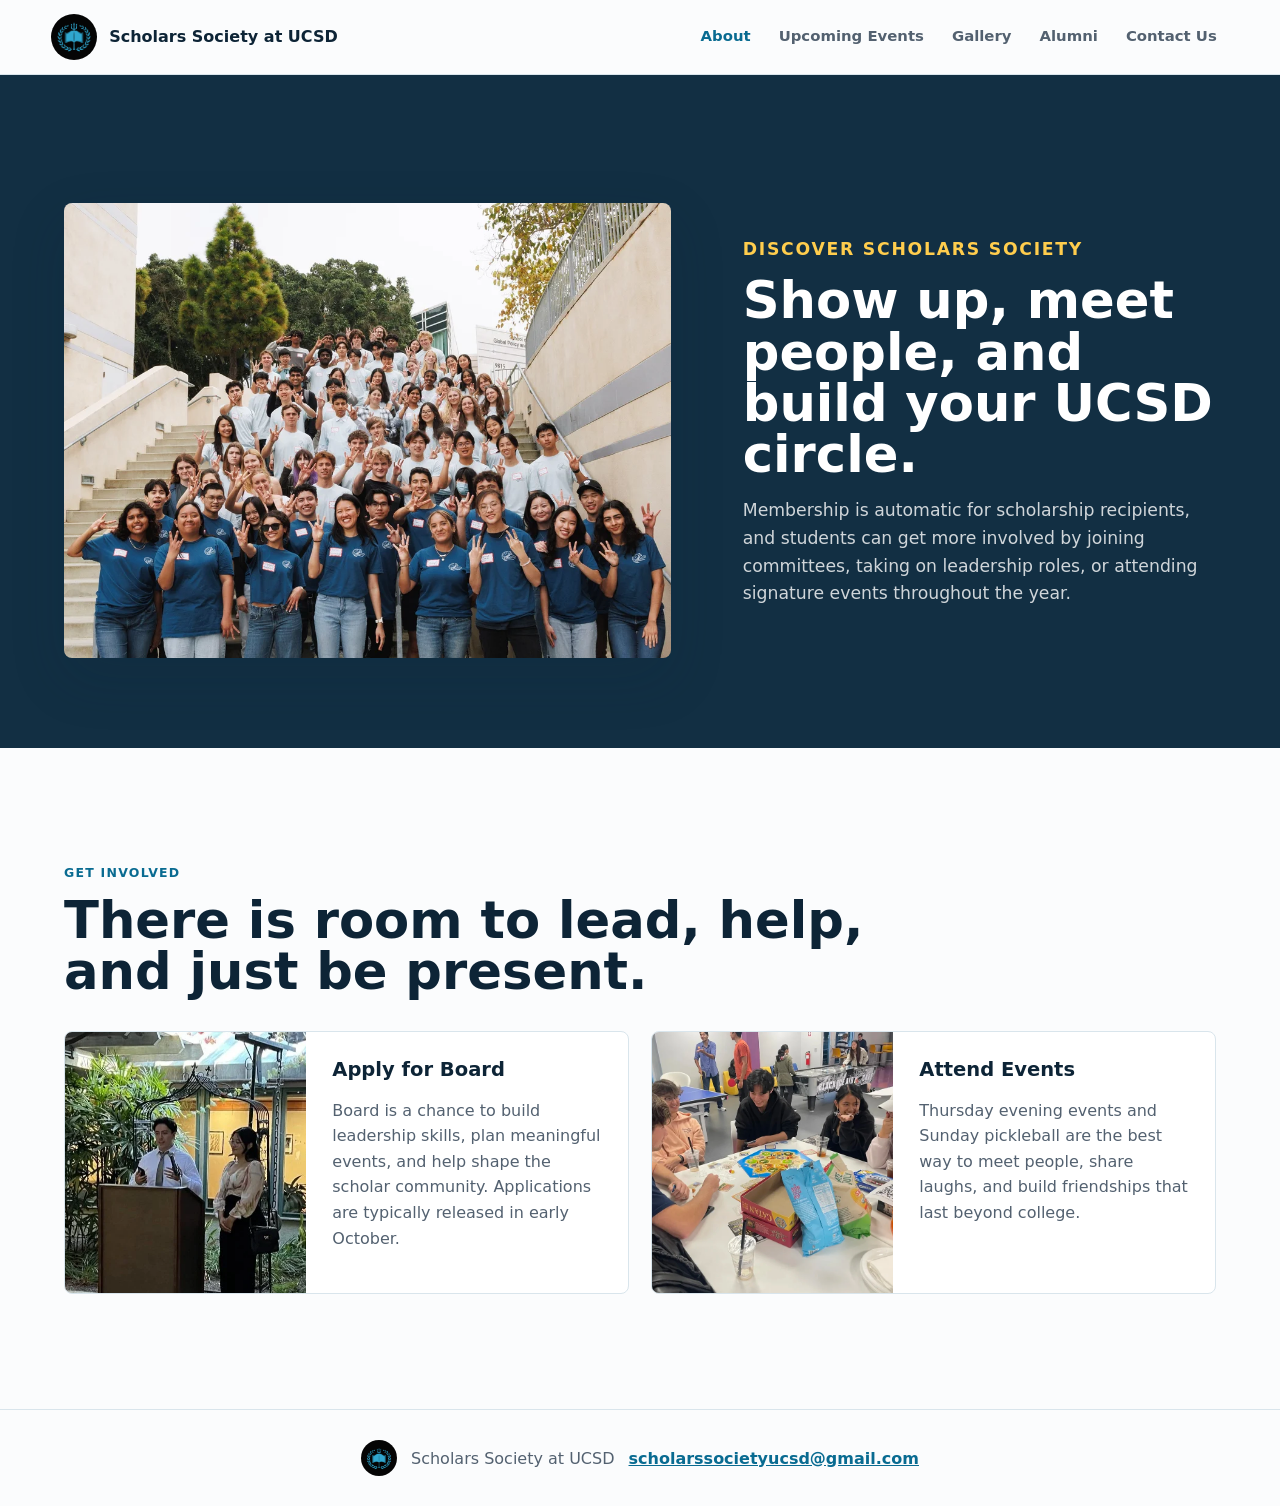
<file: get-involved.html>
<!doctype html>
<html lang="en">
  <head>
    <meta charset="utf-8">
    <meta name="viewport" content="width=device-width, initial-scale=1">
    <meta name="description" content="Scholars Society at UCSD supports merit-based scholarship recipients through community, leadership, academic resources, and professional growth.">
    <title>Get Involved | Scholars Society at UCSD</title>
    <link rel="stylesheet" href="styles.css?v=mobile-nav-fix-1">
  </head>
  <body>
    <header class="site-header">
      <a class="brand" href="index.html" aria-label="Scholars Society at UCSD home">
        <img src="assets/logo.webp" alt="" class="brand-mark">
        <span>Scholars Society at UCSD</span>
      </a>
      <button class="nav-toggle" type="button" aria-label="Open navigation" aria-expanded="false">
        <span></span>
        <span></span>
        <span></span>
      </button>
      <nav class="site-nav" aria-label="Primary navigation">
        <div class="nav-group">
          <a class="nav-parent" href="about.html" aria-current="page">About</a>
          <div class="nav-menu" aria-label="About submenu">
            <a href="programs.html">Programs</a>
            <a href="meet-the-board.html">Meet the Board</a>
            <a href="get-involved.html" aria-current="page">Get Involved</a>
          </div>
        </div>
        <a href="upcoming-events.html">Upcoming Events</a>
        <a href="gallery.html">Gallery</a>
        <a href="alumni.html">Alumni</a>
        <a href="contact-us.html">Contact Us</a>
      </nav>
    </header>

    <main class="page-main">
      <section class="feature-photo">
                    <img src="assets/welcome.webp" alt="Scholars Society students at a welcome orientation event">
                    <div>
                      <p class="eyebrow">Discover Scholars Society</p>
                      <h2>Show up, meet people, and build your UCSD circle.</h2>
                      <p>
                        Membership is automatic for scholarship recipients, and students can
                        get more involved by joining committees, taking on leadership roles,
                        or attending signature events throughout the year.
                      </p>
                    </div>
                  </section>
      
            <section class="section" id="involved">
              <div class="section-heading">
                <p class="eyebrow">Get Involved</p>
                <h2>There is room to lead, help, and just be present.</h2>
              </div>
              <div class="involved-grid">
                <article>
                  <img src="assets/banquet.webp" alt="Scholars Society banquet gathering">
                  <div>
                    <h3>Apply for Board</h3>
                    <p>
                      Board is a chance to build leadership skills, plan meaningful
                      events, and help shape the scholar community. Applications are
                      typically released in early October.
                    </p>
                  </div>
                </article>
                <article>
                  <img src="assets/game-night.webp" alt="Students gathered for a Scholars Society game night">
                  <div>
                    <h3>Attend Events</h3>
                    <p>
                      Thursday evening events and Sunday pickleball are the best way
                      to meet people, share laughs, and build friendships that last
                      beyond college.
                    </p>
                  </div>
                </article>
              </div>
            </section>
    </main>

    <footer class="site-footer">
      <img src="assets/logo.webp" alt="" class="footer-mark">
      <p>Scholars Society at UCSD</p>
      <p><a href="mailto:scholarssocietyucsd@gmail.com">scholarssocietyucsd@gmail.com</a></p>
    </footer>

    <script src="script.js"></script>
  </body>
</html>
</file>
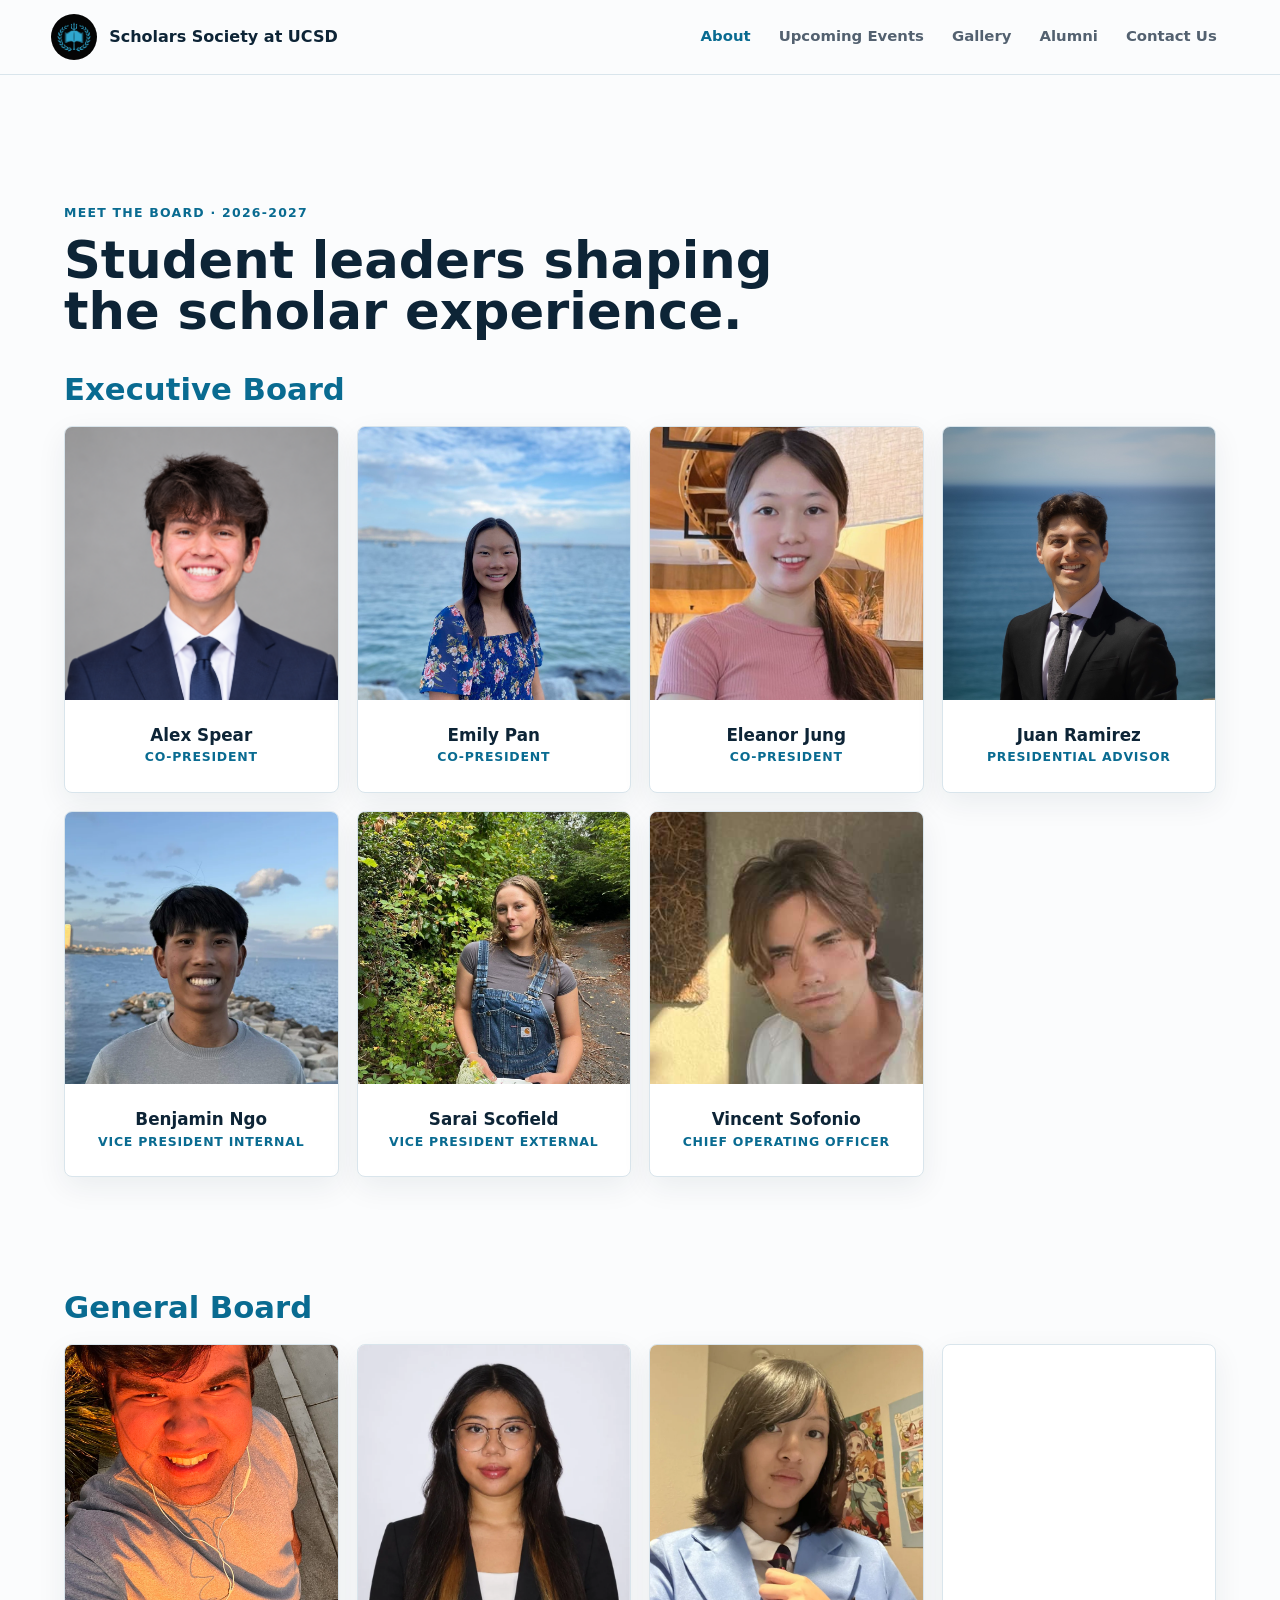
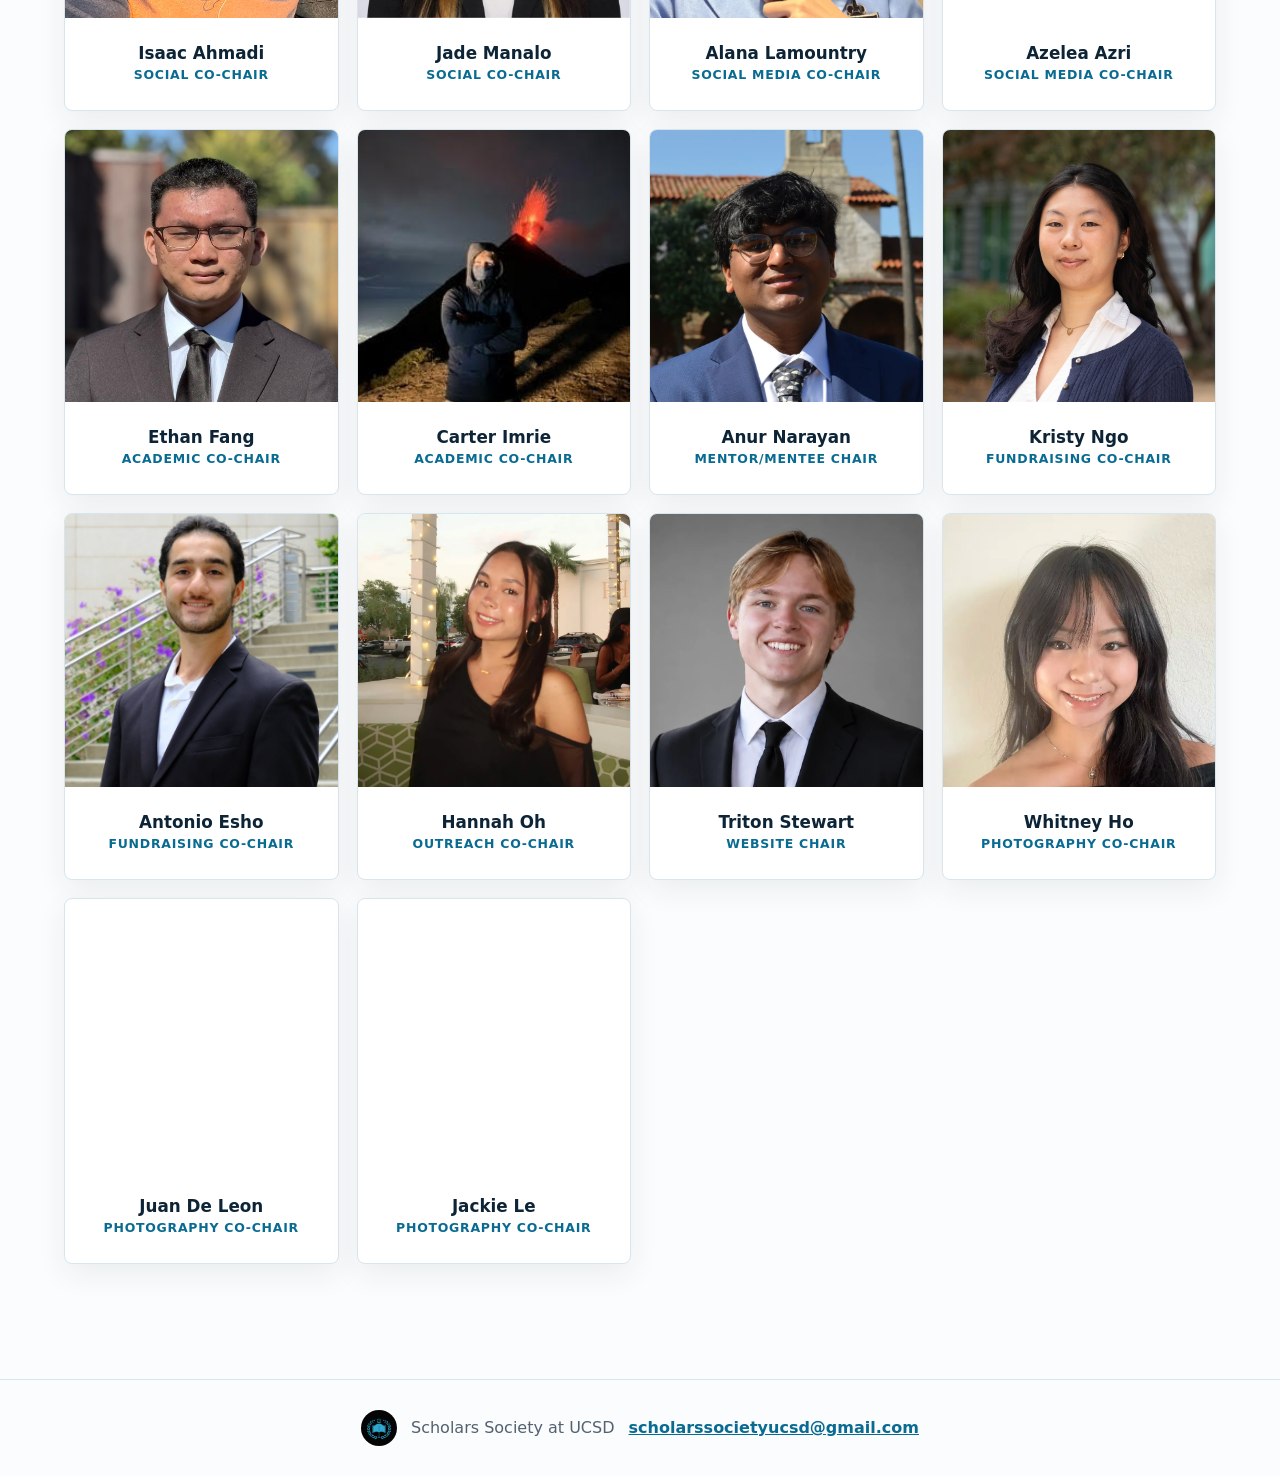
<file: meet-the-board.html>
<!doctype html>
<html lang="en">
  <head>
    <meta charset="utf-8">
    <meta name="viewport" content="width=device-width, initial-scale=1">
    <meta name="description" content="Meet the 2026-2027 Scholars Society at UCSD board, the student leaders supporting our scholar community.">
    <title>Meet the Board | Scholars Society at UCSD</title>
    <link rel="stylesheet" href="styles.css?v=board-whitney-crop-1">
  </head>
  <body>
    <header class="site-header">
      <a class="brand" href="index.html" aria-label="Scholars Society at UCSD home">
        <img src="assets/logo.webp" alt="" class="brand-mark">
        <span>Scholars Society at UCSD</span>
      </a>
      <button class="nav-toggle" type="button" aria-label="Open navigation" aria-expanded="false">
        <span></span>
        <span></span>
        <span></span>
      </button>
      <nav class="site-nav" aria-label="Primary navigation">
        <div class="nav-group">
          <a class="nav-parent" href="about.html" aria-current="page">About</a>
          <div class="nav-menu" aria-label="About submenu">
            <a href="programs.html">Programs</a>
            <a href="meet-the-board.html" aria-current="page">Meet the Board</a>
            <a href="get-involved.html">Get Involved</a>
          </div>
        </div>
        <a href="upcoming-events.html">Upcoming Events</a>
        <a href="gallery.html">Gallery</a>
        <a href="alumni.html">Alumni</a>
        <a href="contact-us.html">Contact Us</a>
      </nav>
    </header>

    <main class="page-main">
      <section class="section" id="board">
        <div class="section-heading">
          <p class="eyebrow">Meet the Board &middot; 2026-2027</p>
          <h2>Student leaders shaping the scholar experience.</h2>
        </div>
        <div class="board-group">
          <h3>Executive Board</h3>
          <div class="board-grid">
            <article>
              <img src="assets/board/alex-spear-2026.png" alt="Alex Spear" loading="lazy" decoding="async">
              <div>
                <h3>Alex Spear</h3>
                <p>Co-President</p>
              </div>
            </article>
            <article>
              <img src="assets/board/emily-pan.jpg" alt="Emily Pan" loading="lazy" decoding="async">
              <div>
                <h3>Emily Pan</h3>
                <p>Co-President</p>
              </div>
            </article>
            <article>
              <img src="assets/board/eleanor-jung.png" alt="Eleanor Jung" loading="lazy" decoding="async">
              <div>
                <h3>Eleanor Jung</h3>
                <p>Co-President</p>
              </div>
            </article>
            <article>
              <img src="assets/board/juan-ramirez-2026.jpg" alt="Juan Ramirez" loading="lazy" decoding="async">
              <div>
                <h3>Juan Ramirez</h3>
                <p>Presidential Advisor</p>
              </div>
            </article>
            <article>
              <img src="assets/board/benjamin-ngo-2026.webp" alt="Benjamin Ngo" loading="lazy" decoding="async">
              <div>
                <h3>Benjamin Ngo</h3>
                <p>Vice President Internal</p>
              </div>
            </article>
            <article>
              <img src="assets/board/sarai-scofield.png" alt="Sarai Scofield" loading="lazy" decoding="async">
              <div>
                <h3>Sarai Scofield</h3>
                <p>Vice President External</p>
              </div>
            </article>
            <article>
              <img src="assets/board/vincent-sofonio.jpg" alt="Vincent Sofonio" loading="lazy" decoding="async">
              <div>
                <h3>Vincent Sofonio</h3>
                <p>Chief Operating Officer</p>
              </div>
            </article>
          </div>
        </div>

        <div class="board-group">
          <h3>General Board</h3>
          <div class="board-grid">
            <article>
              <img src="assets/board/isaac-ahmadi.jpeg" alt="Isaac Ahmadi" loading="lazy" decoding="async">
              <div>
                <h3>Isaac Ahmadi</h3>
                <p>Social Co-Chair</p>
              </div>
            </article>
            <article>
              <img src="assets/board/jade-manalo-2026.webp" alt="Jade Manalo" loading="lazy" decoding="async">
              <div>
                <h3>Jade Manalo</h3>
                <p>Social Co-Chair</p>
              </div>
            </article>
            <article>
              <img src="assets/board/alana-lamountry.webp" alt="Alana Lamountry" loading="lazy" decoding="async">
              <div>
                <h3>Alana Lamountry</h3>
                <p>Social Media Co-Chair</p>
              </div>
            </article>
            <article>
              <img src="assets/board/azelea-azri.webp" alt="Azelea Azri" loading="lazy" decoding="async">
              <div>
                <h3>Azelea Azri</h3>
                <p>Social Media Co-Chair</p>
              </div>
            </article>
            <article>
              <img src="assets/board/ethan-fang.jpg" alt="Ethan Fang" loading="lazy" decoding="async">
              <div>
                <h3>Ethan Fang</h3>
                <p>Academic Co-Chair</p>
              </div>
            </article>
            <article>
              <img src="assets/board/carter-imrie-2026.jpg" alt="Carter Imrie" loading="lazy" decoding="async">
              <div>
                <h3>Carter Imrie</h3>
                <p>Academic Co-Chair</p>
              </div>
            </article>
            <article>
              <img src="assets/board/anur-narayan.webp" alt="Anur Narayan" loading="lazy" decoding="async">
              <div>
                <h3>Anur Narayan</h3>
                <p>Mentor/Mentee Chair</p>
              </div>
            </article>
            <article>
              <img src="assets/board/kristy-ngo.jpg?v=2" alt="Kristy Ngo" loading="lazy" decoding="async">
              <div>
                <h3>Kristy Ngo</h3>
                <p>Fundraising Co-Chair</p>
              </div>
            </article>
            <article>
              <img src="assets/board/antonio-esho.png" alt="Antonio Esho" loading="lazy" decoding="async">
              <div>
                <h3>Antonio Esho</h3>
                <p>Fundraising Co-Chair</p>
              </div>
            </article>
            <article>
              <img src="assets/board/hannah-oh.webp" alt="Hannah Oh" loading="lazy" decoding="async">
              <div>
                <h3>Hannah Oh</h3>
                <p>Outreach Co-Chair</p>
              </div>
            </article>
            <article>
              <img src="assets/board/triton-stewart.webp" alt="Triton Stewart" loading="lazy" decoding="async">
              <div>
                <h3>Triton Stewart</h3>
                <p>Website Chair</p>
              </div>
            </article>
            <article>
              <figure class="whitney-portrait">
                <img src="assets/board/whitney-ho.webp" alt="Whitney Ho" loading="lazy" decoding="async">
              </figure>
              <div>
                <h3>Whitney Ho</h3>
                <p>Photography Co-Chair</p>
              </div>
            </article>
            <article>
              <img src="assets/board/juan-de-leon.webp" alt="Juan De Leon" loading="lazy" decoding="async">
              <div>
                <h3>Juan De Leon</h3>
                <p>Photography Co-Chair</p>
              </div>
            </article>
            <article>
              <img src="assets/board/jackie-le.jpeg" alt="Jackie Le" loading="lazy" decoding="async">
              <div>
                <h3>Jackie Le</h3>
                <p>Photography Co-Chair</p>
              </div>
            </article>
          </div>
        </div>
      </section>
    </main>

    <footer class="site-footer">
      <img src="assets/logo.webp" alt="" class="footer-mark">
      <p>Scholars Society at UCSD</p>
      <p><a href="mailto:scholarssocietyucsd@gmail.com">scholarssocietyucsd@gmail.com</a></p>
    </footer>

    <script src="script.js"></script>
  </body>
</html>
</file>
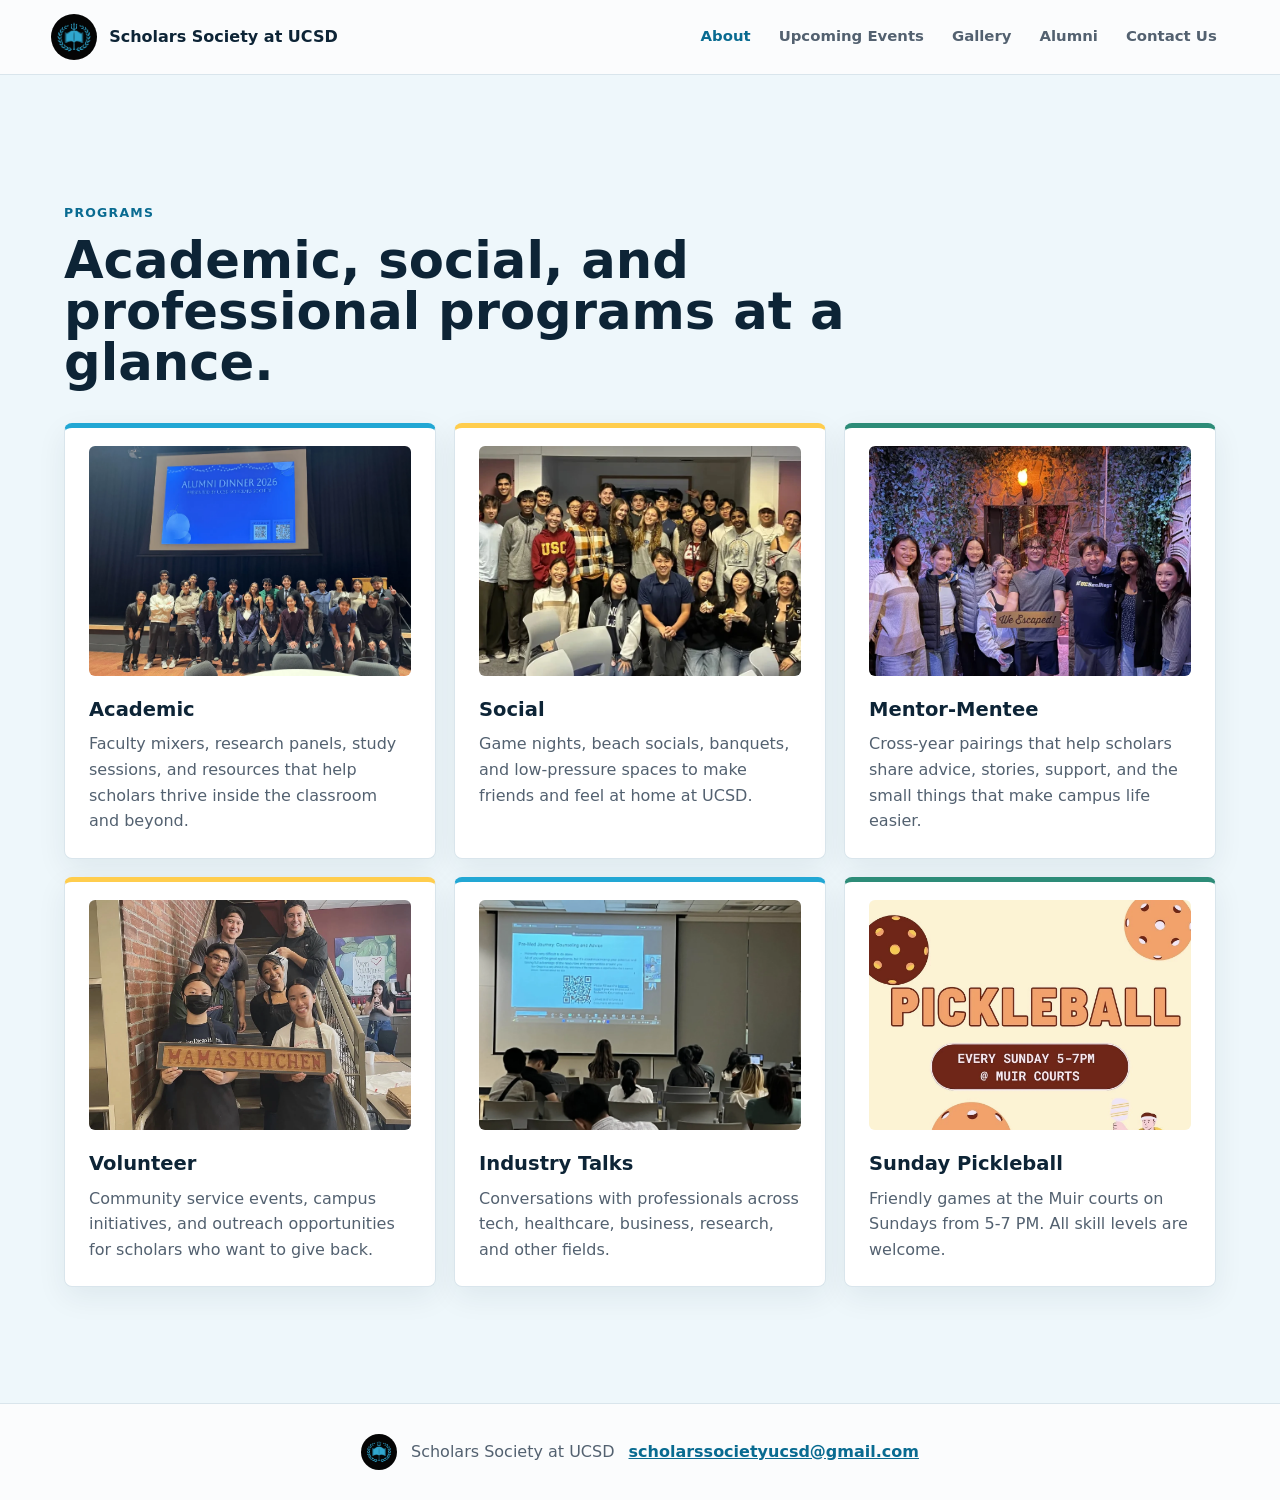
<file: programs.html>
<!doctype html>
<html lang="en">
  <head>
    <meta charset="utf-8">
    <meta name="viewport" content="width=device-width, initial-scale=1">
    <meta name="description" content="Scholars Society at UCSD supports merit-based scholarship recipients through community, leadership, academic resources, and professional growth.">
    <title>Programs | Scholars Society at UCSD</title>
    <link rel="stylesheet" href="styles.css?v=mobile-nav-fix-1">
  </head>
  <body>
    <header class="site-header">
      <a class="brand" href="index.html" aria-label="Scholars Society at UCSD home">
        <img src="assets/logo.webp" alt="" class="brand-mark">
        <span>Scholars Society at UCSD</span>
      </a>
      <button class="nav-toggle" type="button" aria-label="Open navigation" aria-expanded="false">
        <span></span>
        <span></span>
        <span></span>
      </button>
      <nav class="site-nav" aria-label="Primary navigation">
        <div class="nav-group">
          <a class="nav-parent" href="about.html" aria-current="page">About</a>
          <div class="nav-menu" aria-label="About submenu">
            <a href="programs.html" aria-current="page">Programs</a>
            <a href="meet-the-board.html">Meet the Board</a>
            <a href="get-involved.html">Get Involved</a>
          </div>
        </div>
        <a href="upcoming-events.html">Upcoming Events</a>
        <a href="gallery.html">Gallery</a>
        <a href="alumni.html">Alumni</a>
        <a href="contact-us.html">Contact Us</a>
      </nav>
    </header>

    <main class="page-main">
      <section class="section band" id="programs">
                    <div class="section-heading">
                      <p class="eyebrow">Programs</p>
                      <h2>Academic, social, and professional programs at a glance.</h2>
                    </div>
                    <div class="program-grid">
                      <article>
                        <img src="assets/programs/academic.webp" alt="Scholars Society academic program event">
                        <h3>Academic</h3>
                        <p>Faculty mixers, research panels, study sessions, and resources that help scholars thrive inside the classroom and beyond.</p>
                      </article>
                      <article>
                        <img src="assets/programs/social.webp" alt="Scholars Society social program event">
                        <h3>Social</h3>
                        <p>Game nights, beach socials, banquets, and low-pressure spaces to make friends and feel at home at UCSD.</p>
                      </article>
                      <article>
                        <img src="assets/programs/mentor-mentee.webp" alt="Scholars Society mentor-mentee program event">
                        <h3>Mentor-Mentee</h3>
                        <p>Cross-year pairings that help scholars share advice, stories, support, and the small things that make campus life easier.</p>
                      </article>
                      <article>
                        <img src="assets/programs/volunteer.webp" alt="Scholars Society volunteer program event">
                        <h3>Volunteer</h3>
                        <p>Community service events, campus initiatives, and outreach opportunities for scholars who want to give back.</p>
                      </article>
                      <article>
                        <img src="assets/programs/industry-talks.webp" alt="Scholars Society industry talks program event">
                        <h3>Industry Talks</h3>
                        <p>Conversations with professionals across tech, healthcare, business, research, and other fields.</p>
                      </article>
                      <article>
                        <img src="assets/programs/sunday-pickleball.webp" alt="Scholars Society Sunday pickleball program">
                        <h3>Sunday Pickleball</h3>
                        <p>Friendly games at the Muir courts on Sundays from 5-7 PM. All skill levels are welcome.</p>
                      </article>
                    </div>
                  </section>
    </main>

    <footer class="site-footer">
      <img src="assets/logo.webp" alt="" class="footer-mark">
      <p>Scholars Society at UCSD</p>
      <p><a href="mailto:scholarssocietyucsd@gmail.com">scholarssocietyucsd@gmail.com</a></p>
    </footer>

    <script src="script.js"></script>
  </body>
</html>
</file>
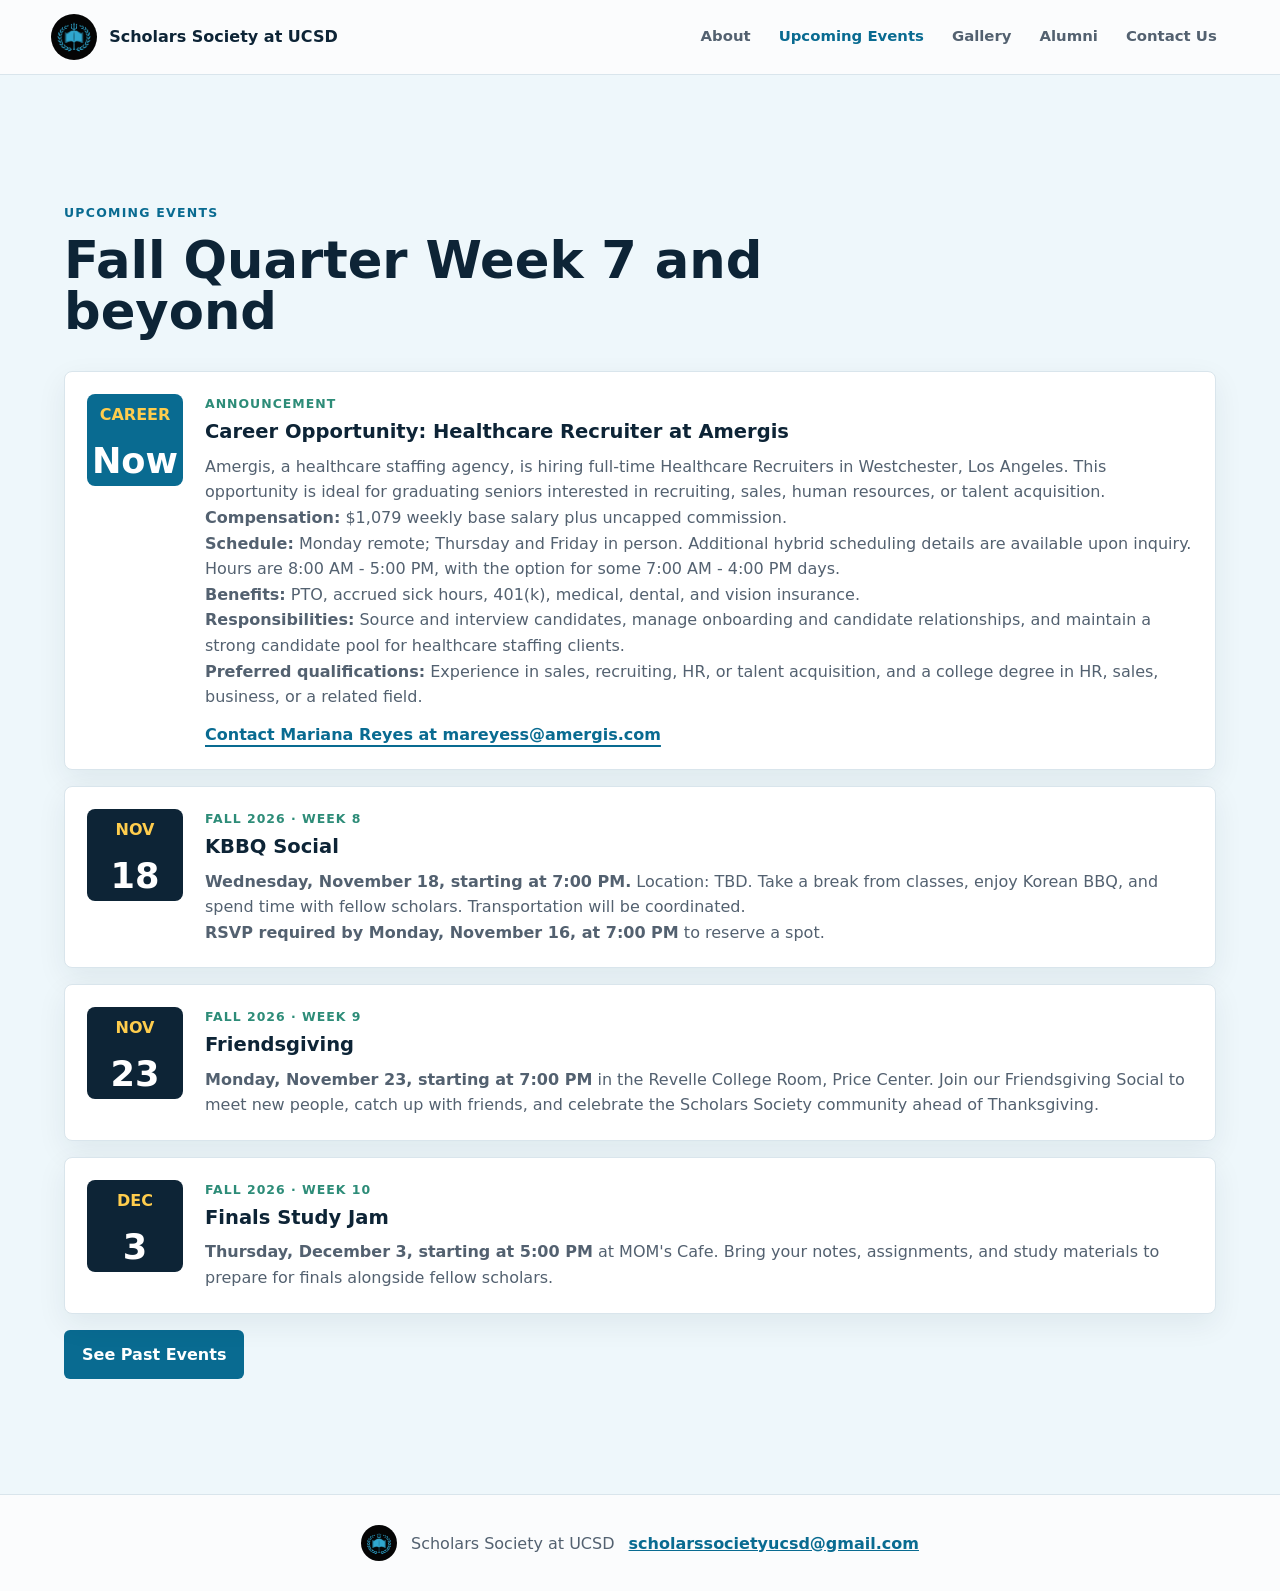
<file: upcoming-events.html>
<!doctype html>
<html lang="en">
  <head>
    <meta charset="utf-8">
    <meta name="viewport" content="width=device-width, initial-scale=1">
    <meta name="description" content="Explore Fall 2026 Scholars Society at UCSD events, committee applications, career opportunities, and past events.">
    <title>Upcoming Events | Scholars Society at UCSD</title>
    <link rel="stylesheet" href="styles.css?v=fall-career-2026-1">
  </head>
  <body>
    <header class="site-header">
      <a class="brand" href="index.html" aria-label="Scholars Society at UCSD home">
        <img src="assets/logo.webp" alt="" class="brand-mark">
        <span>Scholars Society at UCSD</span>
      </a>
      <button class="nav-toggle" type="button" aria-label="Open navigation" aria-expanded="false">
        <span></span>
        <span></span>
        <span></span>
      </button>
      <nav class="site-nav" aria-label="Primary navigation">
        <div class="nav-group">
          <a class="nav-parent" href="about.html">About</a>
          <div class="nav-menu" aria-label="About submenu">
            <a href="programs.html">Programs</a>
            <a href="meet-the-board.html">Meet the Board</a>
            <a href="get-involved.html">Get Involved</a>
          </div>
        </div>
        <a href="upcoming-events.html" aria-current="page">Upcoming Events</a>
        <a href="gallery.html">Gallery</a>
        <a href="alumni.html">Alumni</a>
        <a href="contact-us.html">Contact Us</a>
      </nav>
    </header>

    <main class="page-main">
      <section class="section band" id="events">
                    <div class="section-heading">
                      <p class="eyebrow">Upcoming Events</p>
                      <h2>Fall Quarter Week 7 and beyond</h2>
                    </div>
                    <div class="event-list">
                      <article class="announcement">
                        <div class="announcement-badge" aria-hidden="true"><span>Career</span><strong>Now</strong></div>
                        <div>
                          <p class="event-type">Announcement</p>
                          <h3>Career Opportunity: Healthcare Recruiter at Amergis</h3>
                          <p>Amergis, a healthcare staffing agency, is hiring full-time Healthcare Recruiters in Westchester, Los Angeles. This opportunity is ideal for graduating seniors interested in recruiting, sales, human resources, or talent acquisition.</p>
                          <p><strong>Compensation:</strong> $1,079 weekly base salary plus uncapped commission.</p>
                          <p><strong>Schedule:</strong> Monday remote; Thursday and Friday in person. Additional hybrid scheduling details are available upon inquiry. Hours are 8:00 AM - 5:00 PM, with the option for some 7:00 AM - 4:00 PM days.</p>
                          <p><strong>Benefits:</strong> PTO, accrued sick hours, 401(k), medical, dental, and vision insurance.</p>
                          <p><strong>Responsibilities:</strong> Source and interview candidates, manage onboarding and candidate relationships, and maintain a strong candidate pool for healthcare staffing clients.</p>
                          <p><strong>Preferred qualifications:</strong> Experience in sales, recruiting, HR, or talent acquisition, and a college degree in HR, sales, business, or a related field.</p>
                          <a class="event-link" href="mailto:mareyess@amergis.com">Contact Mariana Reyes at mareyess@amergis.com</a>
                        </div>
                      </article>
                      <article>
                        <time datetime="2026-11-18T19:00"><span>Nov</span><strong>18</strong></time>
                        <div>
                          <p class="event-type">Fall 2026 &middot; Week 8</p>
                          <h3>KBBQ Social</h3>
                          <p><strong>Wednesday, November 18, starting at 7:00 PM.</strong> Location: TBD. Take a break from classes, enjoy Korean BBQ, and spend time with fellow scholars. Transportation will be coordinated.</p>
                          <p><strong>RSVP required by Monday, November 16, at 7:00 PM</strong> to reserve a spot.</p>
                        </div>
                      </article>
                      <article>
                        <time datetime="2026-11-23T19:00"><span>Nov</span><strong>23</strong></time>
                        <div>
                          <p class="event-type">Fall 2026 &middot; Week 9</p>
                          <h3>Friendsgiving</h3>
                          <p><strong>Monday, November 23, starting at 7:00 PM</strong> in the Revelle College Room, Price Center. Join our Friendsgiving Social to meet new people, catch up with friends, and celebrate the Scholars Society community ahead of Thanksgiving.</p>
                        </div>
                      </article>
                      <article>
                        <time datetime="2026-12-03T17:00"><span>Dec</span><strong>3</strong></time>
                        <div>
                          <p class="event-type">Fall 2026 &middot; Week 10</p>
                          <h3>Finals Study Jam</h3>
                          <p><strong>Thursday, December 3, starting at 5:00 PM</strong> at MOM's Cafe. Bring your notes, assignments, and study materials to prepare for finals alongside fellow scholars.</p>
                        </div>
                      </article>
                      <button class="past-events-toggle" type="button" aria-expanded="false" aria-controls="past-events">See Past Events</button>
                      <div class="past-events-panel" id="past-events" hidden>
                      <article class="has-flyer past-event">
                        <time datetime="2026-04-02T18:30"><span>Apr</span><strong>2</strong></time>
                        <div>
                          <p class="event-type">Week 1</p>
                          <h3>Spring GBM #1</h3>
                          <p><strong>6:30 PM - 8:00 PM</strong> in the Red Shoe Room, Price Center. We kicked off Spring Quarter with icebreakers, time to meet other scholars, and a preview of spring events including Media Day, Roommate Mixer, Scholars Welcome Series, Inter-UC Conference, Torrey Pines Hike, Prestigious Scholarship Workshop, and more.</p>
                        </div>
                        <img class="event-flyer" src="assets/spring-gbm-1.png" alt="Spring GBM #1 flyer with date, time, and location">
                      </article>
                      <article class="has-flyer past-event">
                        <time datetime="2026-04-04T11:00"><span>Apr</span><strong>4</strong></time>
                        <div>
                          <p class="event-type">Week 1</p>
                          <h3>Media Day</h3>
                          <p><strong>11:00 AM - 2:00 PM</strong> at the Rady School of Management. Scholars had the opportunity to take individual headshots and group photos, whether for LinkedIn, internship applications, or a polished professional photo to have on hand.</p>
                        </div>
                        <img class="event-flyer" src="assets/spring-media-day.png" alt="Media Day flyer with date, time, and location">
                      </article>
                      <article class="has-flyer past-event">
                        <time datetime="2026-04-07T18:30"><span>Apr</span><strong>7</strong></time>
                        <div>
                          <p class="event-type">Week 2</p>
                          <h3>Roommate Mixer</h3>
                          <p><strong>6:30 PM - 8:00 PM</strong> at Student Services Center, Conference Room 300. Scholars looking for housing connected with fellow Regents, Jacobs, Chancellor's, Chancellor's Associates, and Alumni Leadership Scholars in a relaxed setting to meet potential roommates for the upcoming year.</p>
                        </div>
                        <img class="event-flyer" src="assets/spring-roommate-mixer.png" alt="Roommate Mixer flyer with date and location">
                      </article>
                      <article class="has-flyer past-event">
                        <time datetime="2026-04-22T19:00"><span>Apr</span><strong>22</strong></time>
                        <div>
                          <p class="event-type">Week 4</p>
                          <h3>Prestigious Scholarship Workshop</h3>
                          <p><strong>7:00 PM - 8:00 PM</strong> in the Bear Room, Price Center, and on Zoom. Recipients of competitive scholarships and fellowships shared firsthand insight into the application process, what helped their applications stand out, and how these opportunities shaped their academic and professional paths.</p>
                        </div>
                        <img class="event-flyer" src="assets/spring-prestigious-scholarship-workshop.png" alt="Prestigious Scholarship Workshop flyer with date, time, and location">
                      </article>
                      <article class="has-flyer past-event">
                        <time datetime="2026-04-24T12:30"><span>Apr</span><strong>24</strong></time>
                        <div>
                          <p class="event-type">Week 4</p>
                          <h3>Mama's Kitchen</h3>
                          <p><strong>12:30 PM - 2:30 PM</strong> at Mama's Kitchen, 3960 Home Ave, San Diego, CA 92105. Scholars gave back to the local community by helping Mama's Kitchen plate meals for underserved neighbors. Meet at Peterson Loop at 11:50 AM.</p>
                        </div>
                        <img class="event-flyer" src="assets/spring-mamas-kitchen.png" alt="Mama's Kitchen flyer with date, time, and location">
                      </article>
                      <article class="has-flyer past-event">
                        <time datetime="2026-04-30T18:00"><span>Apr</span><strong>30</strong></time>
                        <div>
                          <p class="event-type">Week 5</p>
                          <h3>Mentor-Mentee Jeopardy</h3>
                          <p><strong>6:00 PM - 7:30 PM</strong> in Conference Room 350, Student Services Center. Mentors and mentees celebrated the program with a Jeopardy-style game night featuring questions about past Scholars Society events, prizes for winners, and time to connect during exam season.</p>
                        </div>
                        <img class="event-flyer" src="assets/spring-mentor-mentee-jeopardy.png" alt="Mentor-Mentee Jeopardy flyer with date, time, and location">
                      </article>
                      <article class="has-flyer past-event">
                        <time datetime="2026-05-08T12:00"><span>May</span><strong>8</strong></time>
                        <div>
                          <p class="event-type">Week 6</p>
                          <h3>SomiSomi Fundraiser</h3>
                          <p><strong>12:00 PM - 10:00 PM</strong> at SomiSomi UTC. Grab your friends and enjoy taiyaki and ice cream after midterms. Show the flyer posted on Instagram at checkout.</p>
                        </div>
                        <img class="event-flyer" src="assets/somisomi-fundraiser.jpg" alt="SomiSomi fundraiser flyer with date, time, and location">
                      </article>
                      <article class="has-flyer past-event">
                        <time datetime="2026-05-14T18:30"><span>May</span><strong>14</strong></time>
                        <div>
                          <p class="event-type">Week 7</p>
                          <h3>Gliderport Picnic</h3>
                          <p><strong>6:30 PM - 8:00 PM</strong> at the Gliderport. Join us for a relaxed evening watching the sun set over the ocean. Bring a dish to share and enjoy good food, music, and company.</p>
                        </div>
                        <img class="event-flyer" src="assets/gliderport-picnic.png" alt="Gliderport Picnic flyer with date, time, and location">
                      </article>
                      <article class="has-flyer past-event">
                        <time datetime="2026-05-22T17:00"><span>May</span><strong>22</strong></time>
                        <div>
                          <p class="event-type">Week 8</p>
                          <h3>Rock Climbing Social</h3>
                          <p><strong>5:00 PM - 7:00 PM</strong> at Outback Climbing Center, Canyonview Aquatic Center. Try something new, cheer each other on, and unwind from midterms in a fun, supportive environment. No experience needed.</p>
                        </div>
                        <img class="event-flyer" src="assets/rock-climbing.png" alt="Rock Climbing Social flyer with date, time, and location">
                      </article>
                      <article class="has-flyer past-event">
                        <time datetime="2026-05-27T18:00"><span>May</span><strong>27</strong></time>
                        <div>
                          <p class="event-type">Week 9</p>
                          <h3>Legacy Lecture</h3>
                          <p><strong>6:00 PM - 7:00 PM</strong> at the ASML Conference Center, SME Building, 2nd Floor. Congratulations to the 2026 Legacy Lecture winner, Professor Justin Opatkiewicz. Hear Dr. Opatkiewicz reflect on life experiences, lessons learned, and the legacy they hope to leave behind.</p>
                          <a class="event-link" href="https://jacobsschool.ucsd.edu/node/3527" target="_blank" rel="noreferrer">Learn about Professor Opatkiewicz</a>
                        </div>
                        <img class="event-flyer" src="assets/legacy-lecture-2026.png" alt="Legacy Lecture flyer featuring Professor Justin Opatkiewicz with date, time, and location">
                      </article>
                      <article class="has-flyer past-event">
                        <time datetime="2026-05-28T11:00"><span>May</span><strong>28</strong></time>
                        <div>
                          <p class="event-type">Week 9</p>
                          <h3>BJ's Fundraiser</h3>
                          <p><strong>11:00 AM - 11:00 PM</strong> at BJ's Restaurant &amp; Brewhouse, 8785 Villa La Jolla Dr, La Jolla, CA 92037. Take a break from classes and studying with friends over pizookies, pizza, burgers, and more. Show the flyer at checkout.</p>
                        </div>
                        <img class="event-flyer" src="assets/bjs-fundraiser.png" alt="BJ's fundraiser flyer with date, time, location, and fundraiser code">
                      </article>
                      <article class="has-flyer past-event">
                        <time datetime="2026-05-28T18:00"><span>May</span><strong>28</strong></time>
                        <div>
                          <p class="event-type">Week 9</p>
                          <h3>San Diego Food Bank Packing Drive</h3>
                          <p><strong>6:00 PM - 8:00 PM</strong> at Jacobs &amp; Cushman SD Food Bank Warehouse, 9850 Distribution Ave, San Diego, CA 92121. Scholars will inspect, sort, and pack food for distribution. Meet at Peterson Loop at 5:30 PM.</p>
                          <a class="event-link" href="https://forms.gle/iQvzXioArQeUBhwU8" target="_blank" rel="noreferrer">RSVP for the packing drive</a>
                        </div>
                        <img class="event-flyer" src="assets/food-bank-drive.png" alt="San Diego Food Bank packing drive flyer with date, time, and location">
                      </article>
                      <article class="has-flyer past-event">
                        <time datetime="2026-06-03T19:00"><span>Jun</span><strong>3</strong></time>
                        <div>
                          <p class="event-type">Week 10</p>
                          <h3>Mentor/Mentee End-of-Year Celebration</h3>
                          <p><strong>7:00 PM - 8:00 PM</strong> at Price Center, Marshall College Room. Wrap up the year, celebrate the Mentor-Mentee Program, and recognize the connections, growth, and memories made throughout the year.</p>
                        </div>
                        <img class="event-flyer" src="assets/mentor-mentee-celebration.png" alt="Mentor-Mentee End-of-Year Celebration flyer with yellow flowers">
                      </article>
                      <article class="has-flyer past-event">
                        <time datetime="2026-09-29T18:00"><span>Sep</span><strong>29</strong></time>
                        <div>
                          <p class="event-type">Fall 2026 &middot; Week 1</p>
                          <h3>Fall GBM #1</h3>
                          <p><strong>6:00 PM - 7:30 PM</strong> at Price Center Forum, on the fourth floor of Price Center. Scholars kicked off the year by learning about Fall events, programs, and opportunities, meeting fellow members, and asking questions about getting involved. In-N-Out was offered to the first 100 attendees.</p>
                        </div>
                        <img class="event-flyer" src="assets/fall-2026-gbm-1.jpg" alt="Fall GBM #1 flyer with September 29 date, 6:00 PM to 7:30 PM time, and Price Center Forum location">
                      </article>
                      <article class="has-flyer past-event">
                        <time datetime="2026-10-09T16:30"><span>Oct</span><strong>9</strong></time>
                        <div>
                          <p class="event-type">Fall 2026 &middot; Week 2</p>
                          <h3>Beach Social</h3>
                          <p><strong>4:30 PM - 6:30 PM</strong> at Blacks Beach. Scholars gathered by the ocean for a relaxed evening of games, marshmallow roasting, and new connections. The beach social was potluck-style.</p>
                        </div>
                        <img class="event-flyer" src="assets/fall-2026-beach-social-updated.jpg" alt="Beach Social flyer with October 9 date, 4:30 PM to 6:30 PM time, and Blacks Beach location">
                      </article>
                      <article class="has-flyer past-event">
                        <time datetime="2026-10-13T18:00"><span>Oct</span><strong>13</strong></time>
                        <div>
                          <p class="event-type">Fall 2026 &middot; Week 3</p>
                          <h3>Welcome Mixer</h3>
                          <p><strong>6:00 PM - 7:30 PM</strong> at Marshall Lawn. Incoming and returning Regents, Chancellor's Associates, Jacobs, and other scholarship recipients connected with fellow scholars and learned about Scholars Society events, resources, and leadership opportunities. Treats were provided.</p>
                        </div>
                        <img class="event-flyer" src="assets/fall-2026-welcome-mixer.png" alt="Welcome Mixer flyer with October 13 date, 6:00 PM to 7:30 PM time, and Marshall Lawn location">
                      </article>
                      <article class="has-flyer past-event">
                        <time datetime="2026-10-21T16:00"><span>Oct</span><strong>21</strong></time>
                        <div>
                          <p class="event-type">Fall 2026 &middot; Week 4</p>
                          <h3>Fall Reception</h3>
                          <p><strong>Wednesday, October 21, 4:00 PM - 6:00 PM</strong> at Price Center Ballroom East. Our annual welcome for the Scholars Society community, with introductions from our Co-Presidents, Executive and General Board, UCSD leaders, and Undergraduate Research Hub staff. An opportunity to connect with scholars and explore involvement and research, with light refreshments and dinner.</p>
                          <p><strong>Dress code:</strong> Semi-formal.</p>
                          <a class="event-link" href="https://forms.gle/mkreDW7J45pejL16A" target="_blank" rel="noreferrer">RSVP for the Fall Reception</a>
                        </div>
                        <img class="event-flyer" src="assets/fall-2026-reception.png" alt="Fall Reception flyer with October 21 date, 4:00 PM to 6:00 PM time, PC Ballroom location, and RSVP QR code">
                      </article>
                      <article class="has-flyer past-event">
                        <time datetime="2026-10-23T11:00"><span>Oct</span><strong>23</strong></time>
                        <div>
                          <p class="event-type">Fall 2026 &middot; Week 4</p>
                          <h3>Yogurtworld Fundraiser</h3>
                          <p><strong>Friday, October 23, 11:00 AM - 9:00 PM</strong> at Yogurtworld. Enjoy your favorite frozen yogurt flavors and toppings with friends while supporting Scholars Society. A portion of your purchase will support our organization and future events. Show the flyer at checkout for 10% off your order.</p>
                          <a class="event-link" href="assets/fall-2026-yogurtworld-fundraiser.png" target="_blank" rel="noreferrer">View the fundraiser flyer</a>
                        </div>
                        <img class="event-flyer" src="assets/fall-2026-yogurtworld-fundraiser.png" alt="Yogurtworld Fundraiser flyer with October 23 date, 11:00 AM to 9:00 PM time, and 10% discount when shown at checkout">
                      </article>
                      <article class="has-flyer announcement past-event">
                        <time datetime="2026-10-25"><span>Due Oct</span><strong>25</strong></time>
                        <div>
                          <p class="event-type">Past Announcement</p>
                          <h3>Board Applications</h3>
                          <p>Help lead Scholars Society and serve our community of 300+ scholars. Board members gain leadership and management experience and become eligible for a Scholars Society graduation stole.</p>
                          <p><strong>Positions included:</strong> Social Co-Chair, Graphics/Publicity Chair, and Website Co-Chair.</p>
                          <p><strong>Applications closed on October 25, 2026.</strong></p>
                          <a class="event-link" href="https://forms.gle/Egn1x3cJJW2U1LtY9" target="_blank" rel="noreferrer">View the board application form</a>
                        </div>
                        <img class="event-flyer" src="assets/board-applications-2026.jpg" alt="Scholars Society board applications flyer with a QR code to apply">
                      </article>
                      <article class="has-flyer past-event">
                        <time datetime="2026-10-30T16:30"><span>Oct</span><strong>30</strong></time>
                        <div>
                          <p class="event-type">Fall 2026 &middot; Week 5</p>
                          <h3>Scholars on the Clocktower</h3>
                          <p><strong>Friday, October 30, 4:30 PM - 6:30 PM</strong> at Price Center Governance Chambers. Join fellow scholars for an online social deduction game inspired by Town of Salem. Work together, uncover secrets, make alliances, and figure out who you can trust. New and experienced players are welcome.</p>
                          <a class="event-link" href="assets/fall-2026-scholars-on-the-clocktower.png" target="_blank" rel="noreferrer">View the Clocktower flyer</a>
                        </div>
                        <img class="event-flyer" src="assets/fall-2026-scholars-on-the-clocktower.png" alt="Scholars on the Clocktower flyer with October 30 date, 4:30 PM to 6:30 PM time, and Governance Chambers location">
                      </article>
                      <article class="has-flyer past-event">
                        <time datetime="2026-11-05T18:00"><span>Nov</span><strong>5</strong></time>
                        <div>
                          <p class="event-type">Fall 2026 &middot; Week 6</p>
                          <h3>Course Registration Workshop</h3>
                          <p><strong>Thursday, November 5, starting at 6:00 PM</strong> in the Revelle College Room, Price Center. Get help with course planning, registration, and building your schedule for next quarter. Bring your questions and prepare for registration with fellow scholars.</p>
                          <a class="event-link" href="assets/fall-2026-course-registration-workshop.png" target="_blank" rel="noreferrer">View the workshop flyer</a>
                        </div>
                        <img class="event-flyer" src="assets/fall-2026-course-registration-workshop.png" alt="Course Registration Workshop flyer with November 5 date, 6:00 PM start time, and Revelle College Room in Price Center location">
                      </article>
                      <article class="past-event">
                        <time datetime="2026-11-10T17:30"><span>Nov</span><strong>10</strong></time>
                        <div>
                          <p class="event-type">Fall 2026 &middot; Week 7</p>
                          <h3>4-Year Plan Workshop</h3>
                          <p><strong>Tuesday, November 10, starting at 5:30 PM</strong> in the Revelle College Room, Price Center. A workshop to map out a four-year academic plan, explore major and course requirements, and plan ahead for graduation.</p>
                        </div>
                      </article>
                      <article class="announcement past-event">
                        <time datetime="2026-11-11"><span>Due Nov</span><strong>11</strong></time>
                        <div>
                          <p class="event-type">Past Announcement</p>
                          <h3>SWS Committee Applications</h3>
                          <p>The Scholars Welcome Series 2027 Committee recruited members to plan events, welcome incoming scholars, and help them connect with the community.</p>
                          <p><strong>Positions included:</strong> Academic, Family Program, Participants and Activities, and Bookings and Donations.</p>
                          <p><strong>Applications closed on Wednesday, November 11, 2026.</strong></p>
                          <a class="event-link" href="https://forms.gle/57s3PwMXz2QwPSRs9" target="_blank" rel="noreferrer">View the SWS application form</a>
                        </div>
                      </article>
                      </div>
                    </div>
                  </section>
    </main>

    <footer class="site-footer">
      <img src="assets/logo.webp" alt="" class="footer-mark">
      <p>Scholars Society at UCSD</p>
      <p><a href="mailto:scholarssocietyucsd@gmail.com">scholarssocietyucsd@gmail.com</a></p>
    </footer>

    <script src="script.js?v=events-bjs-1"></script>
  </body>
</html>
</file>
<file: styles.css>
:root {
  --ink: #0d2436;
  --muted: #536170;
  --blue: #22a7d4;
  --blue-dark: #096b91;
  --gold: #ffcd4d;
  --coral: #e56b5d;
  --green: #2d8c78;
  --paper: #fbfcfd;
  --soft: #eef7fb;
  --line: #d9e5ec;
  --shadow: 0 20px 55px rgba(13, 36, 54, 0.16);
  font-family: Inter, ui-sans-serif, system-ui, -apple-system, BlinkMacSystemFont, "Segoe UI", sans-serif;
}

* {
  box-sizing: border-box;
}

html {
  scroll-behavior: smooth;
}

body {
  margin: 0;
  color: var(--ink);
  background: var(--paper);
  line-height: 1.6;
}

img {
  display: block;
  max-width: 100%;
}

a {
  color: inherit;
}

.site-header {
  position: sticky;
  top: 0;
  z-index: 20;
  display: flex;
  align-items: center;
  justify-content: space-between;
  gap: 24px;
  padding: 14px clamp(18px, 4vw, 52px);
  background: rgba(251, 252, 253, 0.92);
  border-bottom: 1px solid var(--line);
  backdrop-filter: blur(18px);
}

.brand {
  display: flex;
  align-items: center;
  gap: 12px;
  min-width: 210px;
  text-decoration: none;
  font-weight: 800;
  letter-spacing: 0;
}

.brand-mark {
  width: 46px;
  height: 46px;
  object-fit: contain;
  background: #050505;
  border-radius: 50%;
  padding: 4px;
}

.site-nav {
  display: flex;
  align-items: center;
  gap: 4px;
  flex-wrap: wrap;
  justify-content: flex-end;
}

.site-nav a,
.nav-parent {
  padding: 10px 12px;
  border-radius: 6px;
  color: var(--muted);
  font-size: 0.93rem;
  font-weight: 700;
  text-decoration: none;
}

.site-nav a:hover,
.site-nav a:focus-visible,
.nav-group:hover .nav-parent,
.nav-group:focus-within .nav-parent {
  background: var(--soft);
  color: var(--blue-dark);
  outline: none;
}

.site-nav a[aria-current="page"] {
  color: var(--blue-dark);
}

.nav-group {
  position: relative;
}

.nav-parent {
  display: inline-flex;
  align-items: center;
}

.nav-menu {
  position: absolute;
  top: calc(100% + 8px);
  left: 50%;
  width: 220px;
  display: grid;
  gap: 4px;
  padding: 10px;
  background: white;
  border: 1px solid var(--line);
  border-radius: 8px;
  box-shadow: var(--shadow);
  opacity: 0;
  pointer-events: none;
  transform: translate(-50%, 8px);
  transition: opacity 160ms ease, transform 160ms ease;
}

.nav-menu::before {
  content: "";
  position: absolute;
  left: 0;
  right: 0;
  top: -12px;
  height: 12px;
}

.nav-group:hover .nav-menu,
.nav-group:focus-within .nav-menu {
  opacity: 1;
  pointer-events: auto;
  transform: translate(-50%, 0);
}

.nav-menu a {
  display: block;
  text-align: center;
}

.nav-toggle {
  display: none;
  width: 44px;
  height: 44px;
  border: 1px solid var(--line);
  border-radius: 6px;
  background: white;
}

.nav-toggle span {
  display: block;
  width: 20px;
  height: 2px;
  margin: 5px auto;
  background: var(--ink);
}

.hero {
  position: relative;
  min-height: calc(100vh - 76px);
  display: grid;
  align-items: end;
  padding: clamp(28px, 5vw, 64px);
  overflow: hidden;
  isolation: isolate;
}

.page-main {
  min-height: 70vh;
}

.page-main > .section:first-child,
.page-main > .feature-photo:first-child {
  padding-top: clamp(76px, 10vw, 130px);
}

.contact-page {
  display: grid;
  align-items: center;
}

.contact-page .contact-band {
  margin-top: clamp(64px, 8vw, 100px);
}

.hero::after {
  content: "";
  position: absolute;
  inset: 0;
  z-index: -1;
  background:
    linear-gradient(90deg, rgba(4, 19, 31, 0.82), rgba(4, 19, 31, 0.42) 48%, rgba(4, 19, 31, 0.16)),
    linear-gradient(0deg, rgba(4, 19, 31, 0.74), rgba(4, 19, 31, 0.08) 44%);
}

.hero-photo {
  position: absolute;
  inset: 0;
  z-index: -2;
  width: 100%;
  height: 100%;
  object-fit: cover;
}

.hero-copy {
  max-width: 760px;
  color: white;
  padding-bottom: clamp(32px, 8vw, 80px);
}

.eyebrow {
  margin: 0 0 12px;
  color: var(--blue-dark);
  font-size: 0.78rem;
  font-weight: 900;
  letter-spacing: 0.1em;
  text-transform: uppercase;
}

.hero .eyebrow {
  color: var(--gold);
}

h1,
h2,
h3,
p {
  overflow-wrap: anywhere;
}

h1 {
  max-width: 700px;
  margin: 0;
  font-size: clamp(3rem, 9vw, 6.8rem);
  line-height: 0.94;
  letter-spacing: 0;
}

h2 {
  margin: 0;
  font-size: clamp(2rem, 4vw, 4rem);
  line-height: 1;
  letter-spacing: 0;
}

h3 {
  margin: 0 0 10px;
  font-size: 1.22rem;
  line-height: 1.2;
}

.hero-copy p:not(.eyebrow) {
  max-width: 650px;
  margin: 24px 0 0;
  font-size: clamp(1.08rem, 2vw, 1.35rem);
}

.hero-actions {
  display: flex;
  gap: 12px;
  flex-wrap: wrap;
  margin-top: 32px;
}

.button,
.contact-actions a {
  display: inline-flex;
  align-items: center;
  justify-content: center;
  min-height: 46px;
  padding: 12px 18px;
  border-radius: 6px;
  font-weight: 800;
  text-decoration: none;
}

.button.primary {
  background: var(--gold);
  color: #231a00;
}

.button.secondary {
  border: 1px solid rgba(255, 255, 255, 0.72);
  color: white;
}

.section {
  padding: clamp(64px, 9vw, 116px) clamp(18px, 5vw, 72px);
}

.home-video-section {
  display: grid;
  gap: 28px;
  background: var(--soft);
}

.home-video-copy {
  width: min(100%, 1040px);
  margin: 0 auto;
}

.home-video-frame {
  width: min(100%, 1040px);
  margin: 0 auto;
  overflow: hidden;
  border: 1px solid var(--line);
  border-radius: 8px;
  background: white;
  box-shadow: 0 18px 45px rgba(13, 36, 54, 0.12);
  aspect-ratio: 16 / 9;
}

.home-video-frame iframe {
  display: block;
  width: 100%;
  height: 100%;
  border: 0;
}

.section-heading {
  max-width: 820px;
  margin-bottom: 34px;
}

.intro-grid,
.split,
.feature-photo {
  display: grid;
  grid-template-columns: minmax(0, 1fr) minmax(300px, 0.78fr);
  gap: clamp(28px, 6vw, 72px);
  align-items: center;
}

.intro-text p,
.split p,
.feature-photo p,
.contact-band p {
  color: var(--muted);
  font-size: 1.08rem;
}

.stat-strip {
  display: grid;
  gap: 14px;
}

.stat-strip div,
.program-grid article,
.board-grid article,
.event-list article,
.alumni-grid article {
  border: 1px solid var(--line);
  border-radius: 8px;
  background: white;
  box-shadow: 0 10px 30px rgba(13, 36, 54, 0.07);
}

.stat-strip div {
  padding: 22px;
}

.stat-strip strong {
  display: block;
  color: var(--blue-dark);
  font-size: 2rem;
  line-height: 1;
}

.stat-strip span,
.alumni-grid span {
  color: var(--muted);
}

.band {
  background: var(--soft);
}

.program-grid {
  display: grid;
  grid-template-columns: repeat(3, minmax(0, 1fr));
  gap: 18px;
}

.program-grid article {
  overflow: hidden;
  padding: 18px 24px 24px;
  border-top: 5px solid var(--blue);
}

.program-grid article:nth-child(2n) {
  border-top-color: var(--gold);
}

.program-grid article:nth-child(3n) {
  border-top-color: var(--green);
}

.program-grid img {
  display: block;
  width: 100%;
  height: clamp(220px, 18vw, 340px);
  aspect-ratio: 4 / 3;
  margin: 0 auto 22px;
  border-radius: 6px;
  object-fit: cover;
  object-position: center;
}

.program-grid article:nth-child(6) img {
  object-position: center top;
}

.program-grid article:nth-child(3) img {
  object-position: 50% 42%;
}

.program-grid article:nth-child(2) img {
  aspect-ratio: 4 / 3;
  object-position: center;
}

.program-grid p,
.event-list p,
.alumni-grid p {
  margin: 0;
  color: var(--muted);
}

.text-link {
  display: inline-block;
  margin-top: 18px;
  color: var(--blue-dark);
  font-weight: 900;
  text-decoration-thickness: 2px;
  text-underline-offset: 5px;
}

.board-group + .board-group {
  margin-top: clamp(68px, 9vw, 112px);
}

.board-group > h3 {
  margin: 0 0 18px;
  color: var(--blue-dark);
  font-size: clamp(1.4rem, 2.4vw, 2rem);
  letter-spacing: 0;
}

.board-grid {
  display: grid;
  grid-template-columns: repeat(4, minmax(0, 1fr));
  gap: 18px;
}

.board-grid article {
  overflow: hidden;
  text-align: center;
}

.board-grid img {
  width: 100%;
  aspect-ratio: 1;
  object-fit: cover;
  object-position: 50% 34%;
}

.board-grid img[alt="Juan Ramirez"] {
  object-position: 50% 0%;
}

.board-grid img[alt="Darcie Duong"],
.board-grid img[alt="Jade Manalo"],
.board-grid img[alt="Marissa Lee"],
.board-grid img[alt="Sarai Scofield"] {
  object-position: 50% 50%;
}

.board-grid img[alt="Alex Spear"] {
  object-position: 50% 0%;
}

.board-grid img[alt="Carter Imrie"] {
  object-position: 50% 25%;
}

.board-grid .whitney-portrait {
  margin: 0;
  overflow: hidden;
}

.board-grid .whitney-portrait img {
  transform: scale(1.13);
  transform-origin: 25% 100%;
}

.board-grid img[alt="Isaac Ahmadi"],
.board-grid img[alt="Kristy Ngo"],
.board-grid img[alt="Sophia Zhu"],
.board-grid img[alt="Vincent Sofonio"] {
  object-position: 50% 22%;
}

.board-grid div {
  display: grid;
  gap: 4px;
  min-height: 92px;
  align-content: center;
  padding: 14px 10px 16px;
}

.board-grid h3 {
  margin: 0;
  font-size: 1.05rem;
}

.board-grid p {
  margin: 0;
  color: var(--blue-dark);
  font-size: 0.78rem;
  font-weight: 900;
  letter-spacing: 0.06em;
  line-height: 1.25;
  text-transform: uppercase;
}

.feature-photo {
  padding: clamp(44px, 7vw, 90px) clamp(18px, 5vw, 72px);
  background: #122f43;
  color: white;
}

.feature-photo img {
  width: 100%;
  aspect-ratio: 4 / 3;
  object-fit: cover;
  border-radius: 8px;
  box-shadow: var(--shadow);
}

.feature-photo .eyebrow {
  color: var(--gold);
}

.feature-photo p {
  color: rgba(255, 255, 255, 0.8);
}

.involved-grid {
  display: grid;
  grid-template-columns: repeat(2, minmax(0, 1fr));
  gap: 22px;
}

.involved-grid article {
  display: grid;
  grid-template-columns: minmax(160px, 0.75fr) minmax(0, 1fr);
  overflow: hidden;
  border-radius: 8px;
  background: white;
  border: 1px solid var(--line);
}

.involved-grid img {
  width: 100%;
  height: 100%;
  min-height: 260px;
  object-fit: cover;
}

.involved-grid div {
  padding: 26px;
}

.involved-grid p {
  color: var(--muted);
}

.event-list {
  display: grid;
  gap: 16px;
}

.past-events-toggle {
  justify-self: start;
  min-height: 46px;
  padding: 12px 18px;
  border: 0;
  border-radius: 6px;
  background: var(--blue-dark);
  color: white;
  font: inherit;
  font-weight: 800;
  cursor: pointer;
}

.past-events-toggle:hover,
.past-events-toggle:focus-visible {
  background: var(--ink);
  outline: none;
}

.past-events-panel {
  display: grid;
  gap: 16px;
}

.past-events-panel[hidden],
.past-events-panel.is-hidden {
  display: none;
}

.event-list article {
  position: relative;
  display: grid;
  grid-template-columns: 96px 1fr;
  gap: 22px;
  align-items: start;
  padding: 22px;
}

.event-list article.has-flyer {
  grid-template-columns: 96px minmax(0, 1fr) minmax(170px, 230px);
}

.event-list time,
.event-list .announcement-badge {
  display: grid;
  place-items: center;
  min-height: 92px;
  border-radius: 8px;
  background: var(--ink);
  color: white;
}

.event-list time span,
.event-list .announcement-badge span {
  color: var(--gold);
  font-weight: 900;
  text-transform: uppercase;
}

.event-list time strong,
.event-list .announcement-badge strong {
  font-size: 2.2rem;
  line-height: 1;
}

.event-list .announcement time,
.event-list .announcement-badge {
  background: var(--blue-dark);
}

.event-list article.past-event {
  opacity: 0.72;
}

.event-list article.past-event time {
  background: var(--muted);
}

.event-list article.past-event .event-flyer {
  filter: grayscale(1);
}

.event-type {
  margin: 0 0 6px !important;
  color: var(--green) !important;
  font-size: 0.78rem;
  font-weight: 900;
  letter-spacing: 0.08em;
  text-transform: uppercase;
}

.event-link {
  display: inline-flex;
  margin-top: 12px;
  color: var(--blue-dark);
  font-weight: 900;
  text-decoration-thickness: 2px;
  text-underline-offset: 5px;
}

.event-flyer {
  width: 100%;
  max-height: 320px;
  object-fit: contain;
  border: 1px solid var(--line);
  border-radius: 8px;
  background: #fffaf0;
}

.gallery-grid {
  display: grid;
  grid-template-columns: repeat(2, minmax(0, 1fr));
  gap: 12px;
  align-items: center;
  justify-items: center;
}

.gallery-grid img {
  width: 100%;
  height: auto;
  aspect-ratio: 4 / 3;
  object-fit: contain;
  object-position: center;
  background: var(--soft);
  border-radius: 8px;
}

.gallery-grid img:last-child:nth-child(odd) {
  grid-column: 1 / -1;
  max-width: calc((100% - 12px) / 2);
}

.alumni-grid {
  display: grid;
  grid-template-columns: repeat(2, minmax(0, 1fr));
  gap: 18px;
}

.alumni-grid article {
  display: grid;
  grid-template-columns: 136px minmax(0, 1fr);
  gap: 20px;
  align-items: start;
  padding: 26px;
  border-left: 6px solid var(--coral);
}

.alumni-photo {
  width: 136px;
  aspect-ratio: 1;
  object-fit: cover;
  border-radius: 8px;
  border: 1px solid var(--line);
}

.scholarship {
  color: var(--green) !important;
  font-size: 0.82rem;
  font-weight: 900;
  letter-spacing: 0.08em;
  text-transform: uppercase;
}

.contact-band {
  display: grid;
  grid-template-columns: minmax(0, 1fr) auto;
  gap: 28px;
  align-items: center;
  margin: 0 clamp(18px, 5vw, 72px) clamp(64px, 7vw, 96px);
  padding: clamp(30px, 5vw, 56px);
  border-radius: 8px;
  background: var(--ink);
  color: white;
}

.contact-band .eyebrow {
  color: var(--gold);
}

.contact-actions {
  display: flex;
  gap: 10px;
  flex-wrap: wrap;
  justify-content: flex-end;
}

.contact-actions a {
  background: white;
  color: var(--ink);
}

.site-footer {
  display: flex;
  align-items: center;
  justify-content: center;
  gap: 14px;
  flex-wrap: wrap;
  padding: 30px 18px;
  border-top: 1px solid var(--line);
  color: var(--muted);
}

.site-footer p {
  margin: 0;
}

.site-footer a {
  color: var(--blue-dark);
  font-weight: 800;
}

.footer-mark {
  width: 36px;
  height: 36px;
  object-fit: contain;
  background: #050505;
  border-radius: 50%;
  padding: 4px;
}

@media (max-width: 980px) {
  .site-header {
    align-items: flex-start;
  }

  .nav-toggle {
    display: block;
    flex: 0 0 auto;
  }

  .site-nav {
    position: absolute;
    top: 75px;
    left: 18px;
    right: 18px;
    display: none;
    flex-direction: column;
    align-items: stretch;
    gap: 6px;
    max-height: calc(100vh - 100px);
    overflow-y: auto;
    padding: 10px;
    background: white;
    border: 1px solid var(--line);
    border-radius: 8px;
    box-shadow: var(--shadow);
  }

  .site-nav.is-open {
    display: flex;
  }

  .site-nav a {
    padding: 12px;
  }

  .nav-group {
    display: grid;
    gap: 2px;
  }

  .nav-parent {
    padding: 12px;
  }

  .nav-menu {
    position: static;
    width: auto;
    display: grid;
    gap: 6px;
    margin: 0 0 6px;
    padding: 0;
    border: 0;
    border-radius: 0;
    background: transparent;
    box-shadow: none;
    opacity: 1;
    pointer-events: auto;
    transform: none;
    transition: none;
  }

  .nav-menu::before {
    content: none;
  }

  .nav-menu a {
    display: flex;
    align-items: center;
    min-height: 44px;
    margin-left: 16px;
    padding: 10px 12px;
    border-radius: 6px;
    background: var(--soft);
    text-align: left;
    color: var(--blue-dark);
    opacity: 1;
    -webkit-text-fill-color: var(--blue-dark);
    transform: translateZ(0);
  }

  .nav-menu a:link,
  .nav-menu a:visited,
  .nav-menu a:hover,
  .nav-menu a:focus,
  .nav-menu a:focus-visible,
  .nav-menu a:active,
  .nav-menu a[aria-current="page"] {
    background: var(--soft);
    color: var(--blue-dark);
    opacity: 1;
    outline: none;
    -webkit-text-fill-color: var(--blue-dark);
  }

  .program-grid,
  .board-grid,
  .gallery-grid {
    grid-template-columns: repeat(2, minmax(0, 1fr));
  }

  .intro-grid,
  .split,
  .feature-photo,
  .contact-band {
    grid-template-columns: 1fr;
  }

  .contact-actions {
    justify-content: flex-start;
  }

  .involved-grid,
  .alumni-grid {
    grid-template-columns: 1fr;
  }

  .alumni-grid article {
    grid-template-columns: 112px minmax(0, 1fr);
  }

  .alumni-photo {
    width: 112px;
  }
}

@media (max-width: 640px) {
  .gallery-grid img:last-child:nth-child(odd) {
    max-width: 100%;
  }

  .brand span {
    max-width: 180px;
    line-height: 1.15;
  }

  .hero {
    min-height: 86vh;
  }

  .program-grid,
  .board-grid,
  .gallery-grid {
    grid-template-columns: 1fr;
  }

  .involved-grid article,
  .event-list article,
  .event-list article.has-flyer {
    grid-template-columns: 1fr;
  }

  .involved-grid article {
    display: flex;
    flex-direction: column;
    background: white;
    color: var(--ink);
  }

  .involved-grid img {
    width: 100%;
    height: 260px;
    min-height: 0;
    flex: 0 0 auto;
  }

  .involved-grid div {
    display: block;
    padding: 24px;
    color: var(--ink);
  }

  .involved-grid h3 {
    color: var(--ink);
  }

  .involved-grid p {
    color: var(--muted);
  }

  .event-list time,
  .event-list .announcement-badge {
    width: 96px;
  }

  .event-flyer {
    max-height: none;
  }

  .alumni-grid article {
    grid-template-columns: 1fr;
  }

  .alumni-photo {
    width: 100%;
    max-width: 260px;
  }
}
</file>
